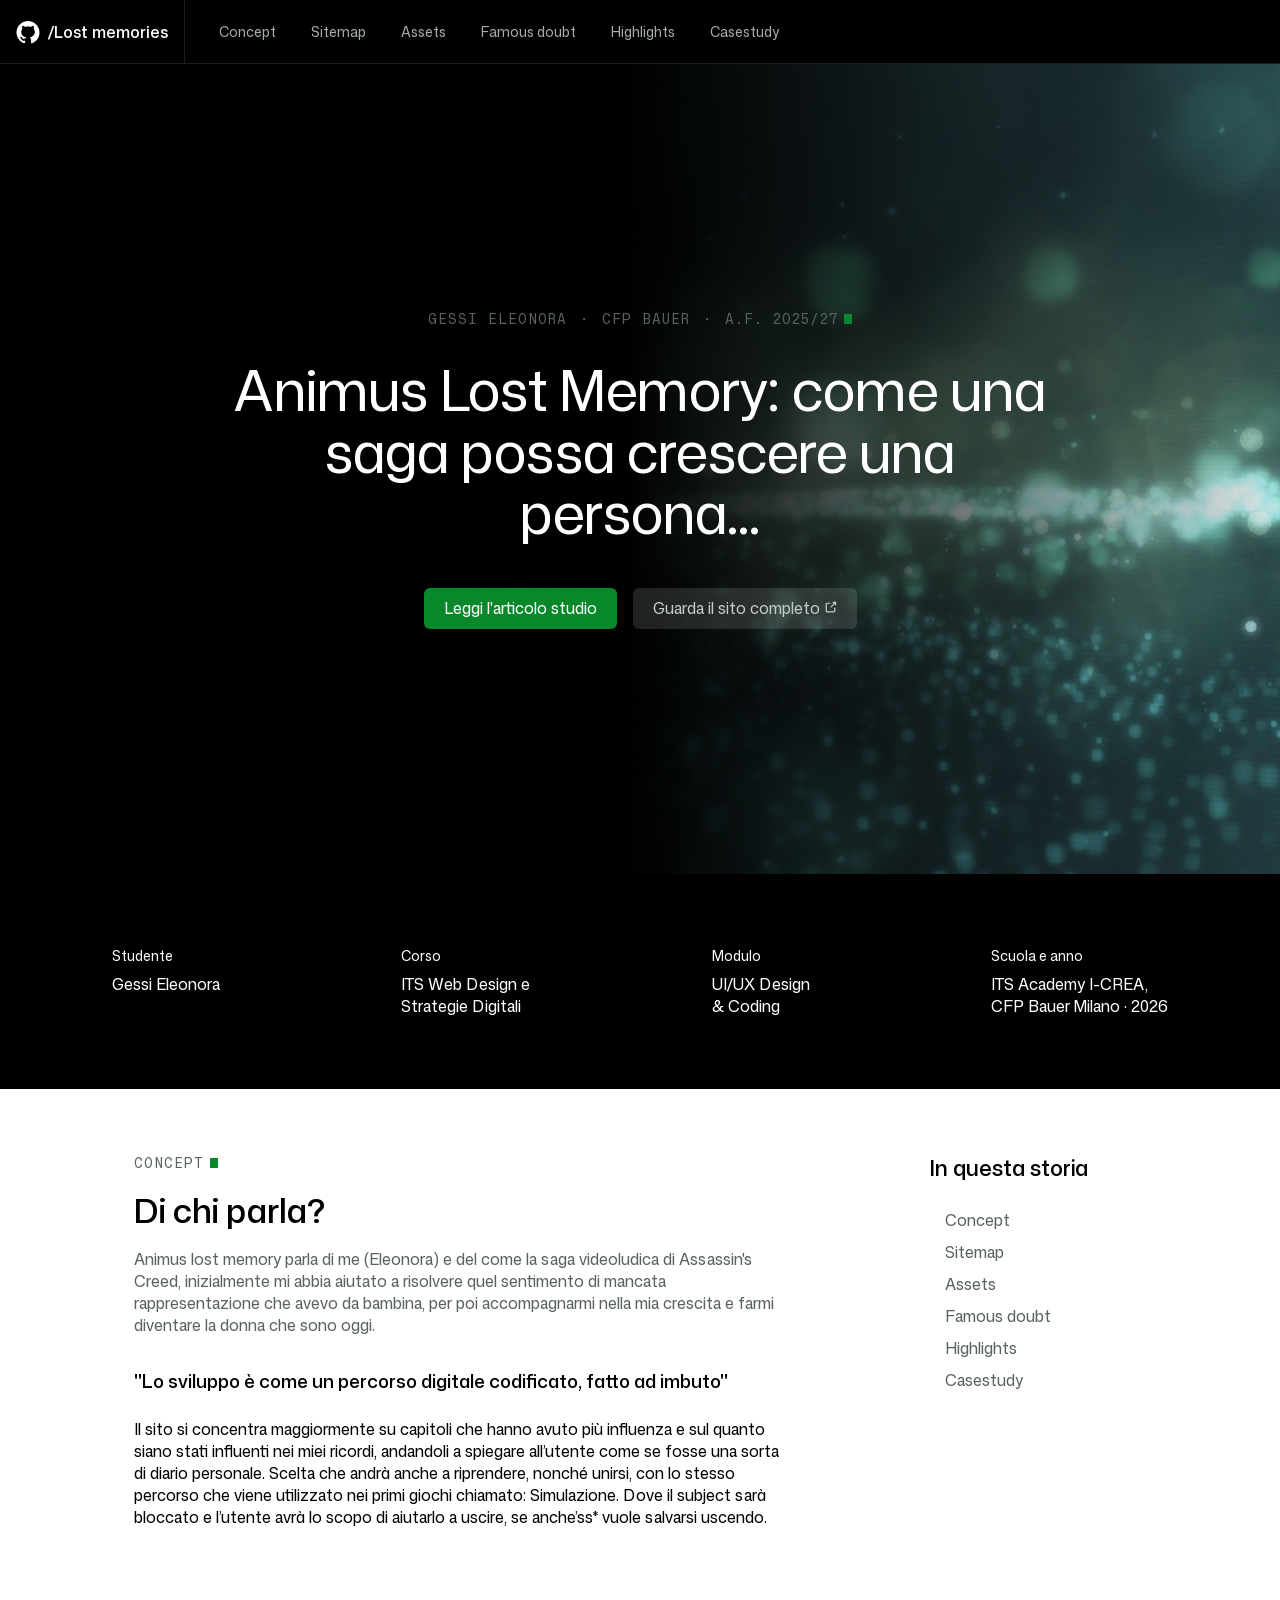
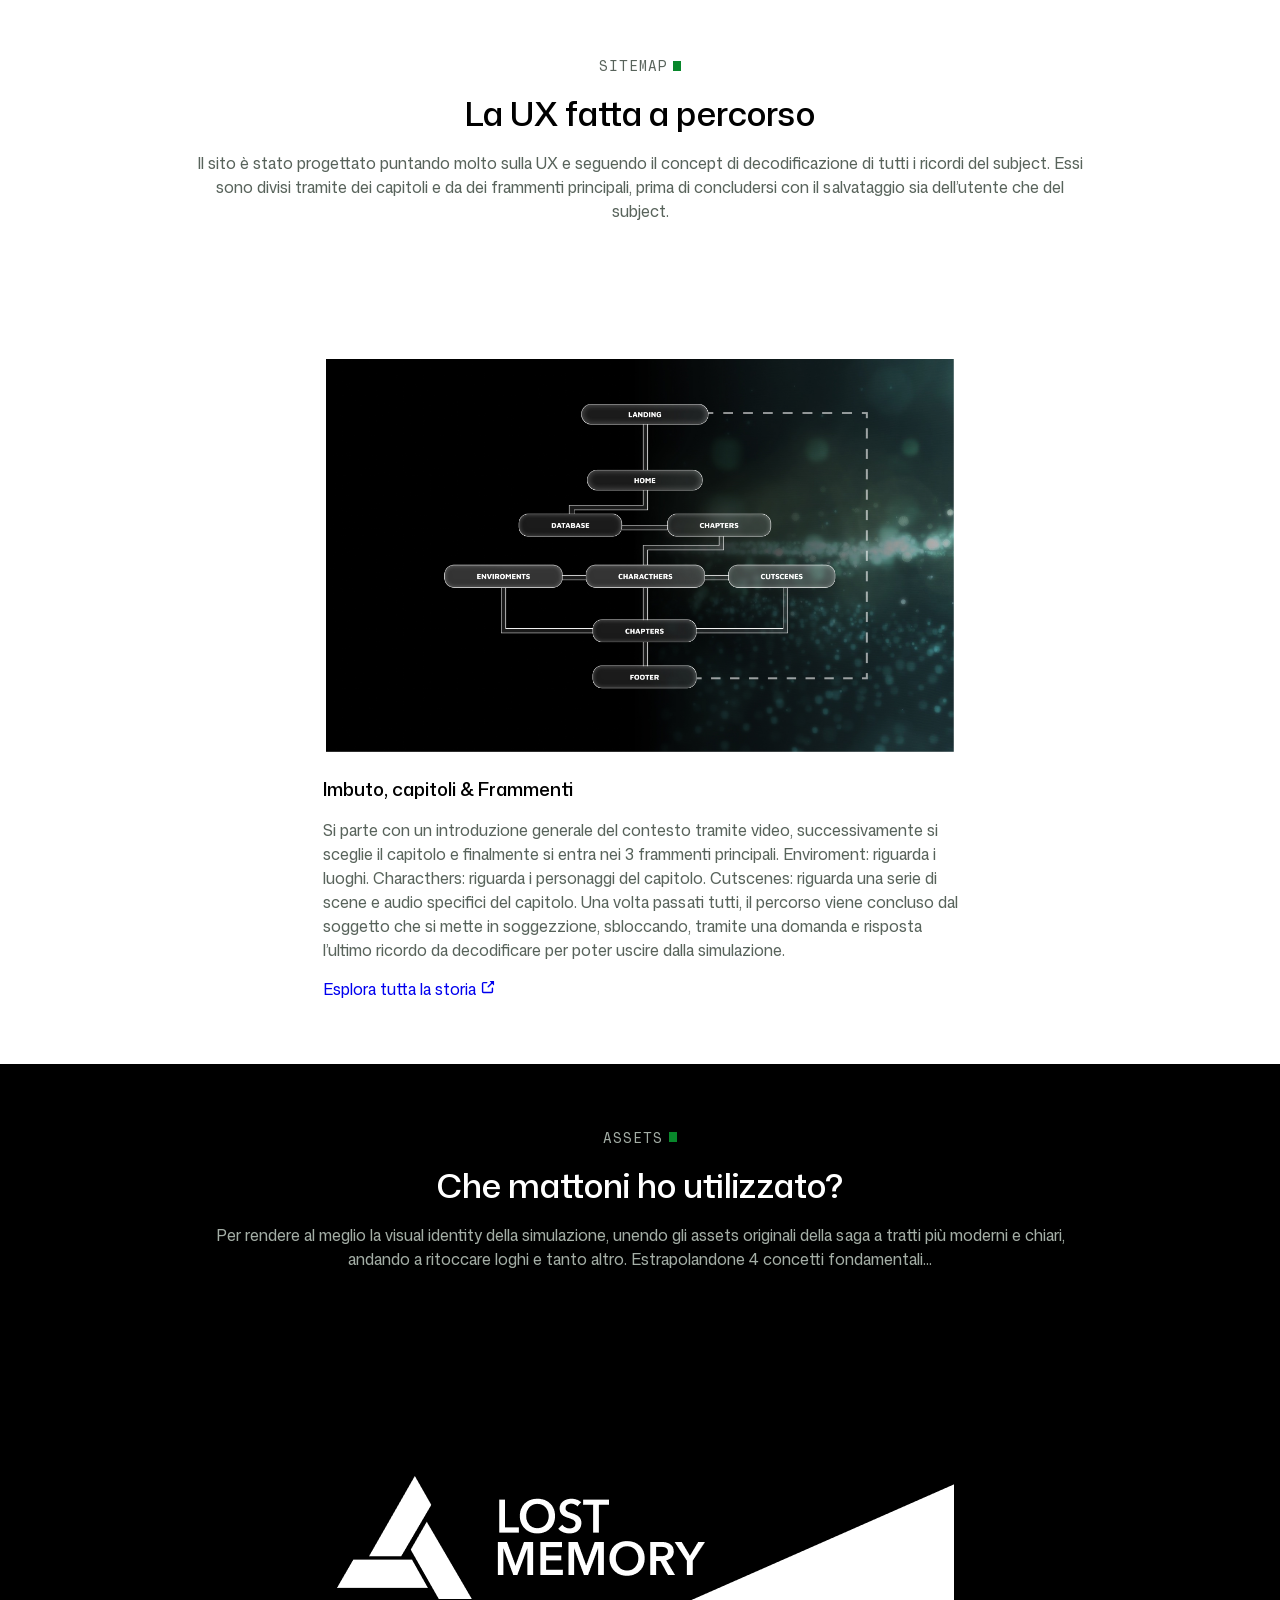
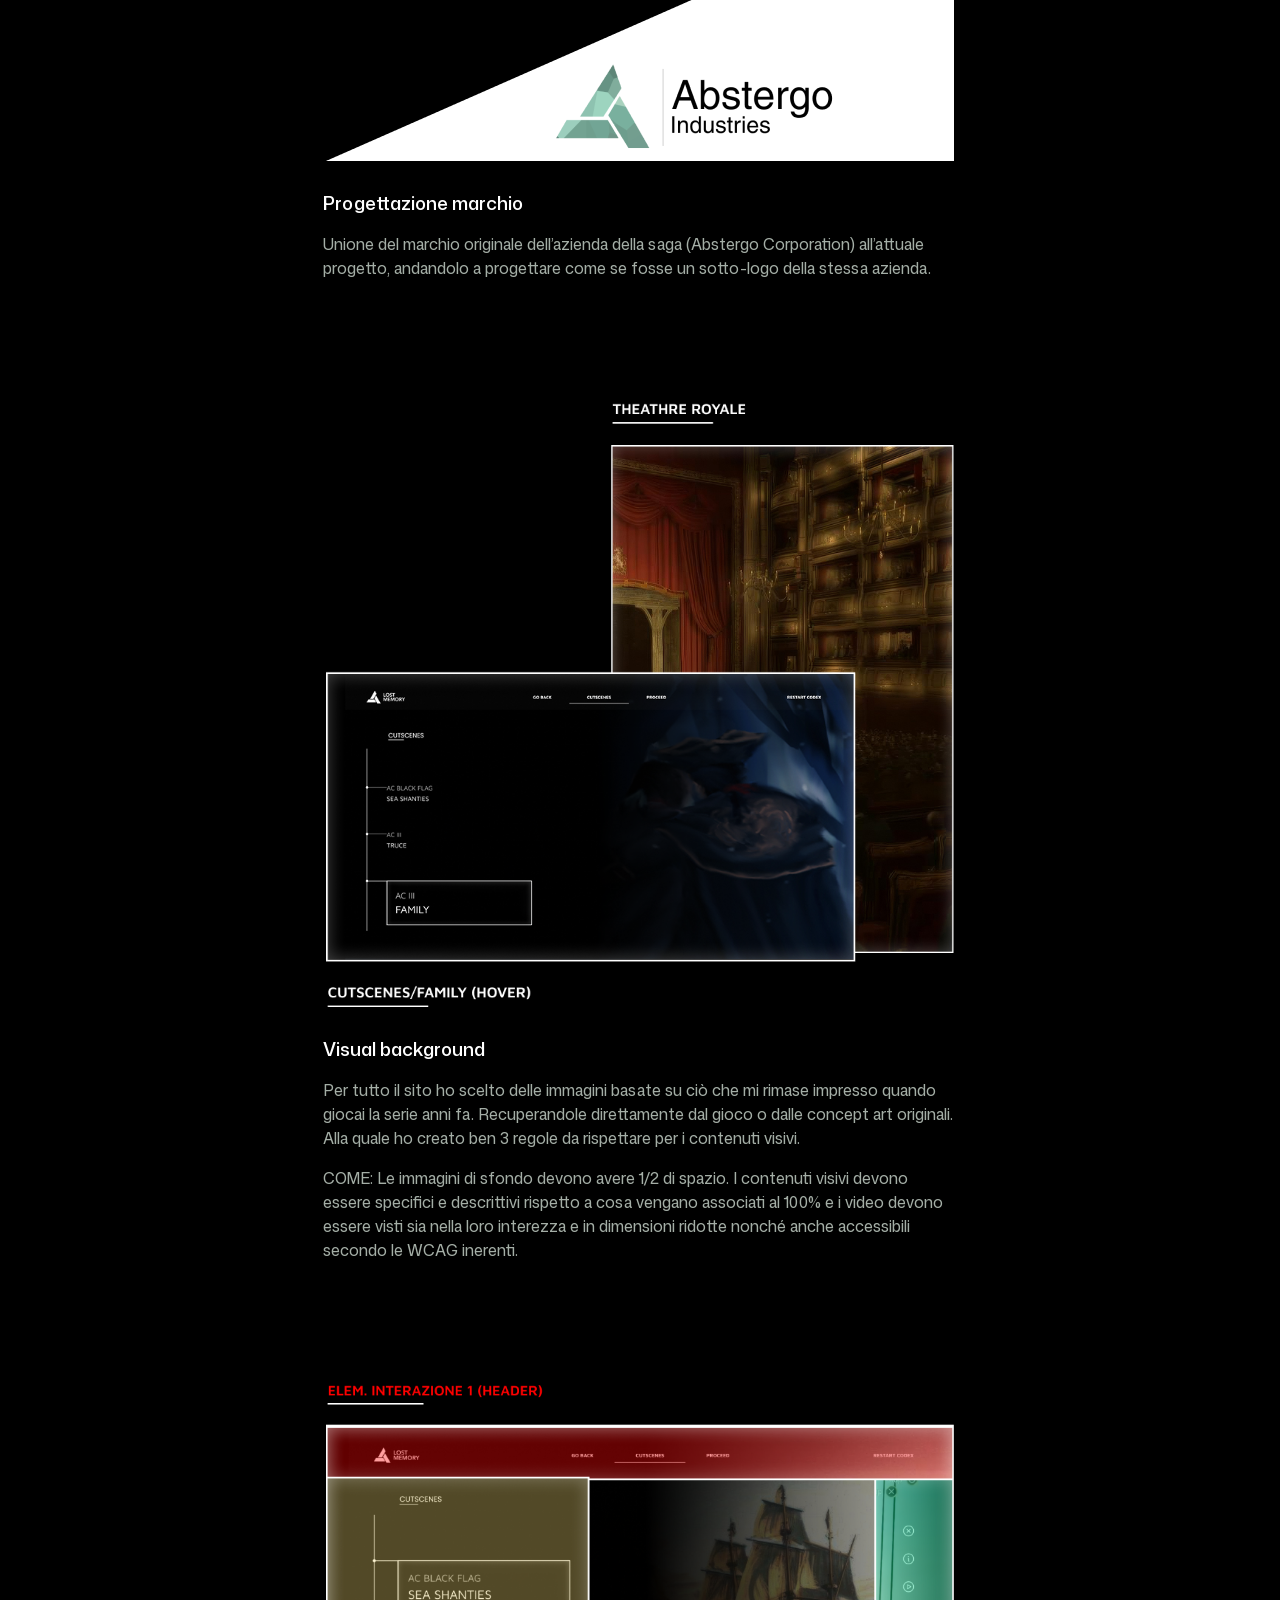
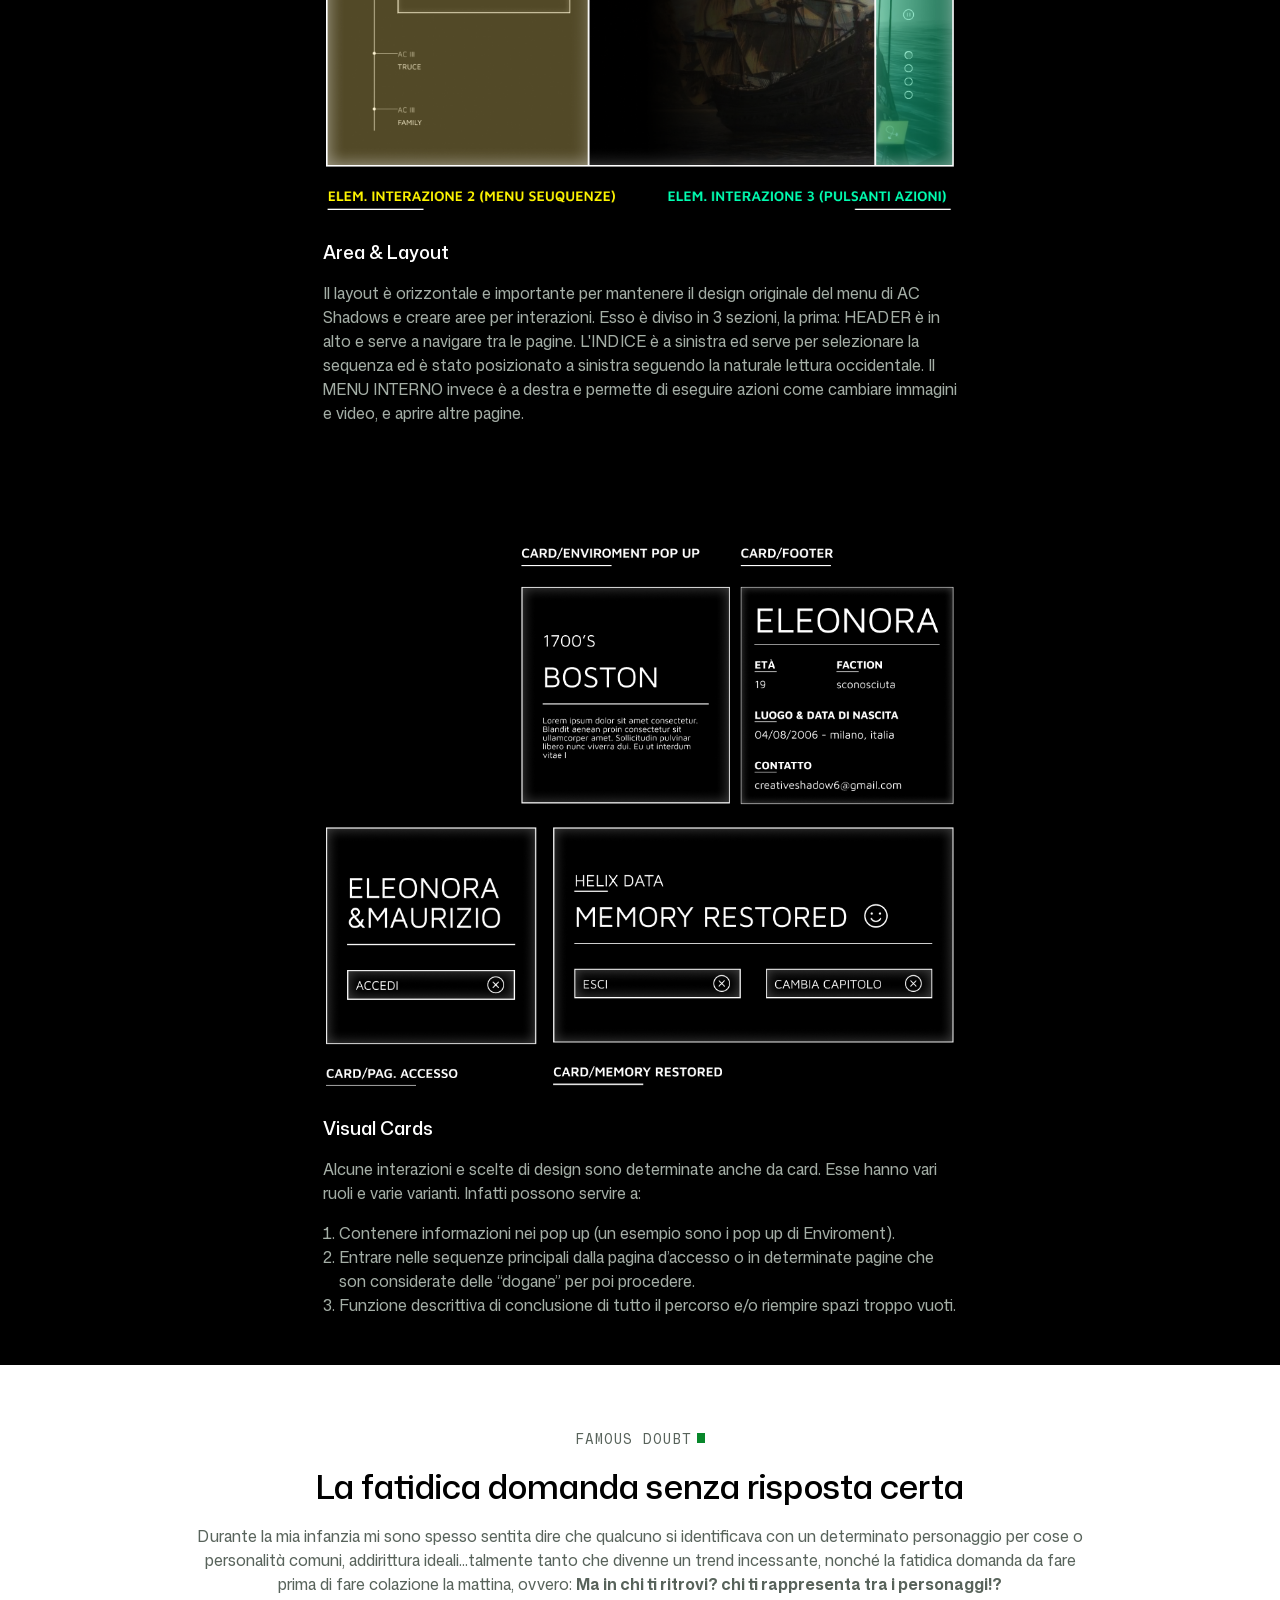
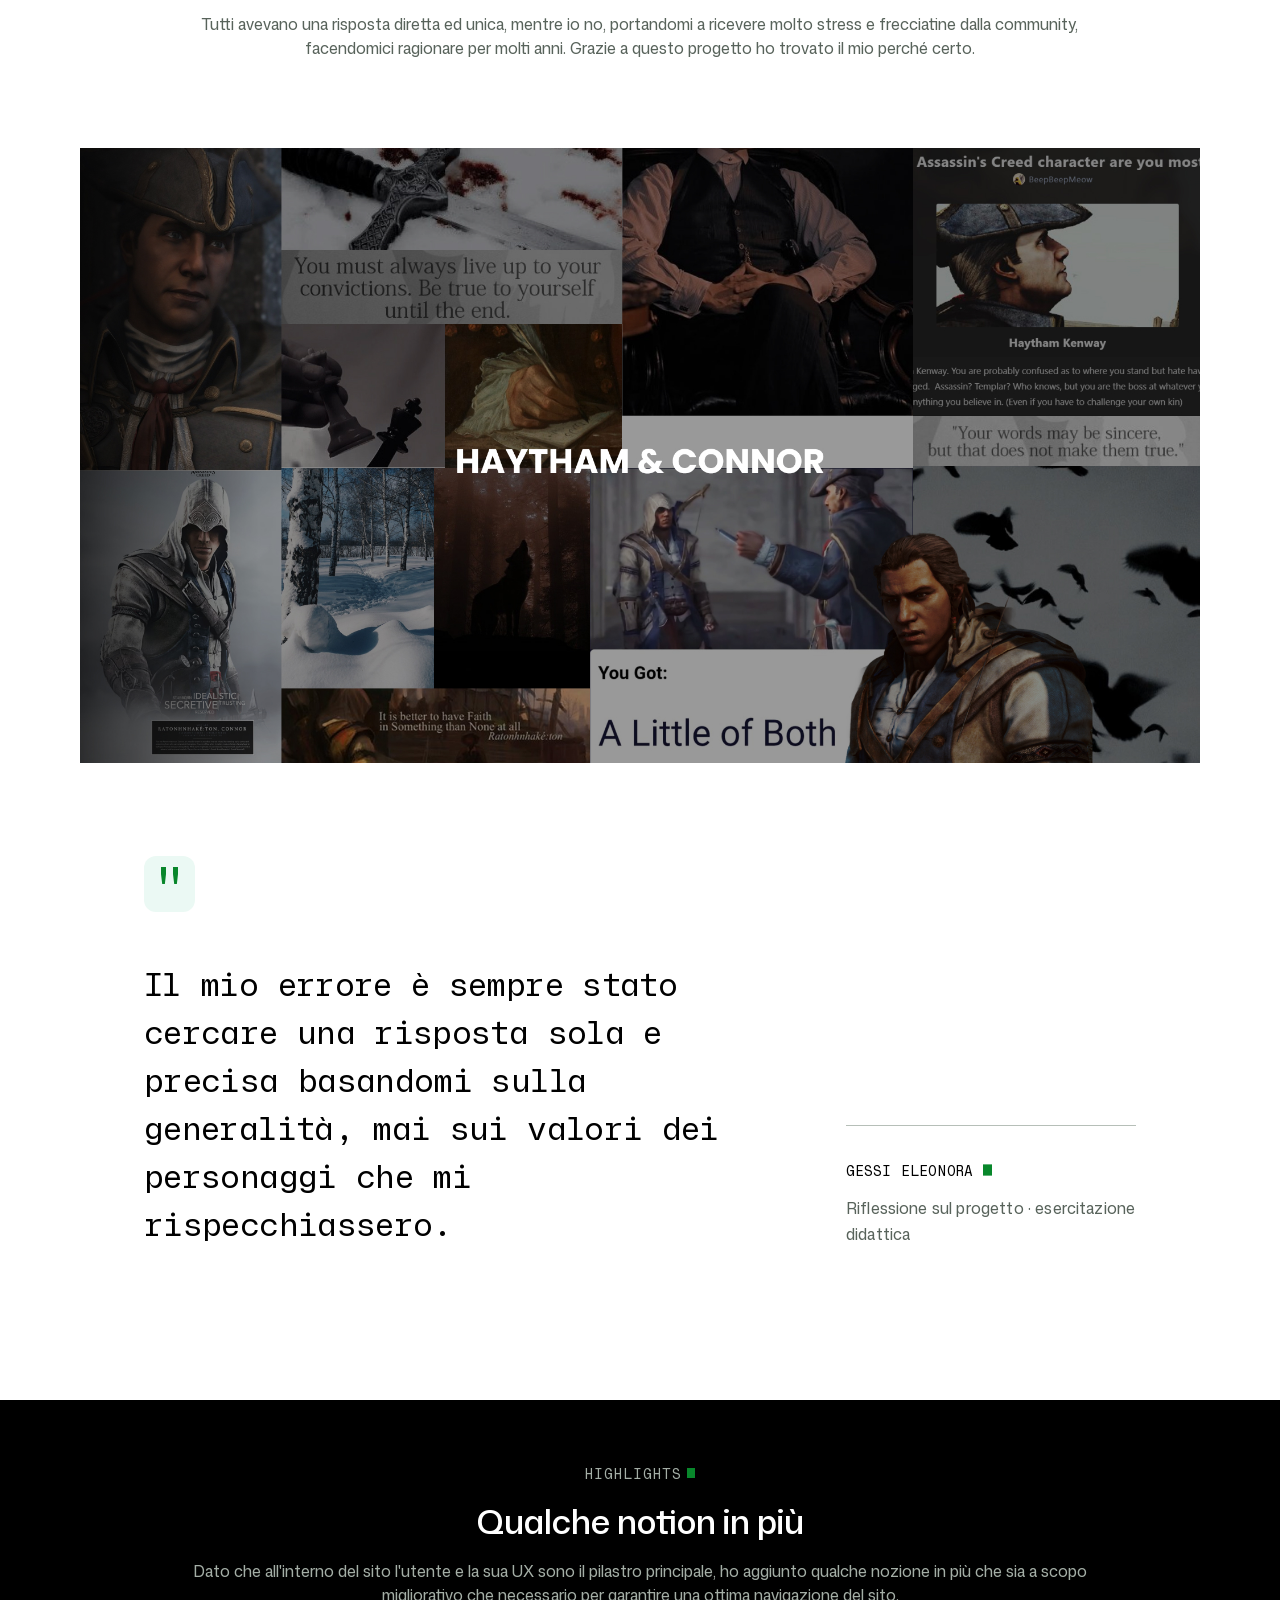
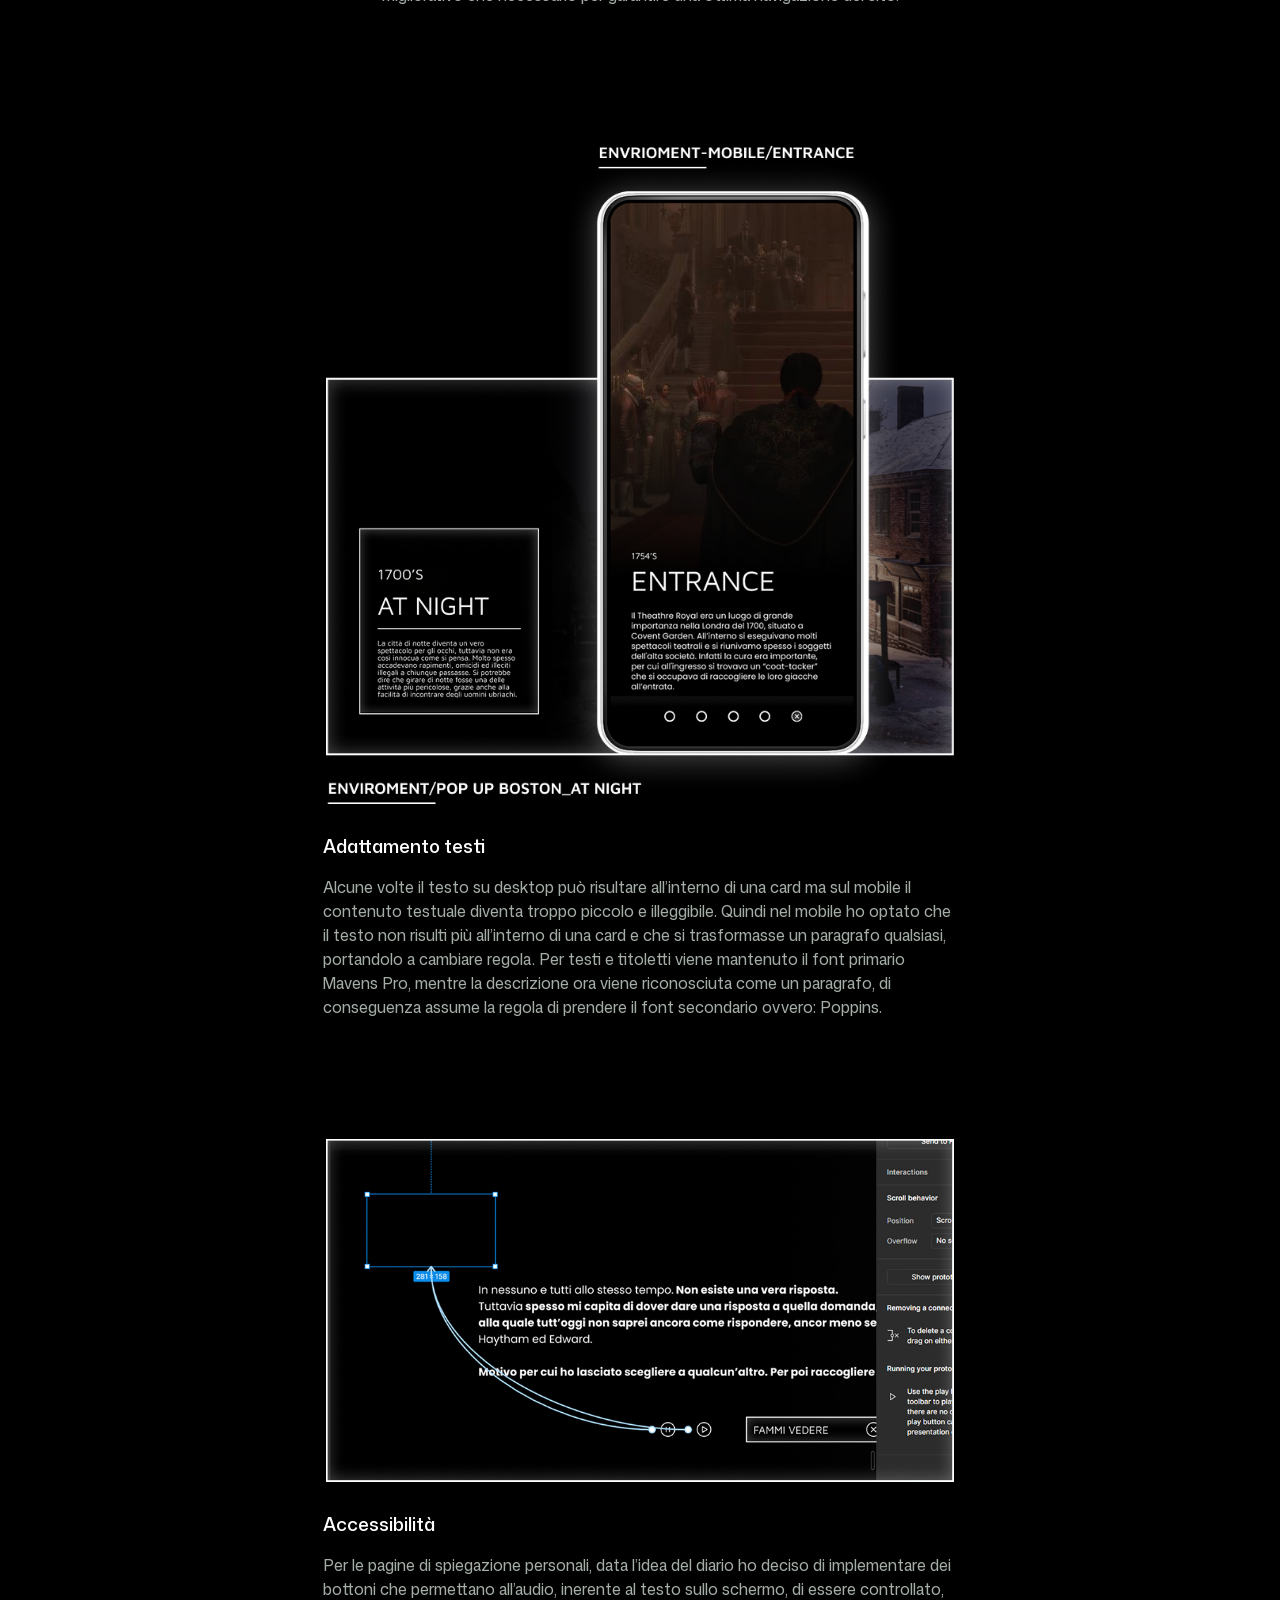
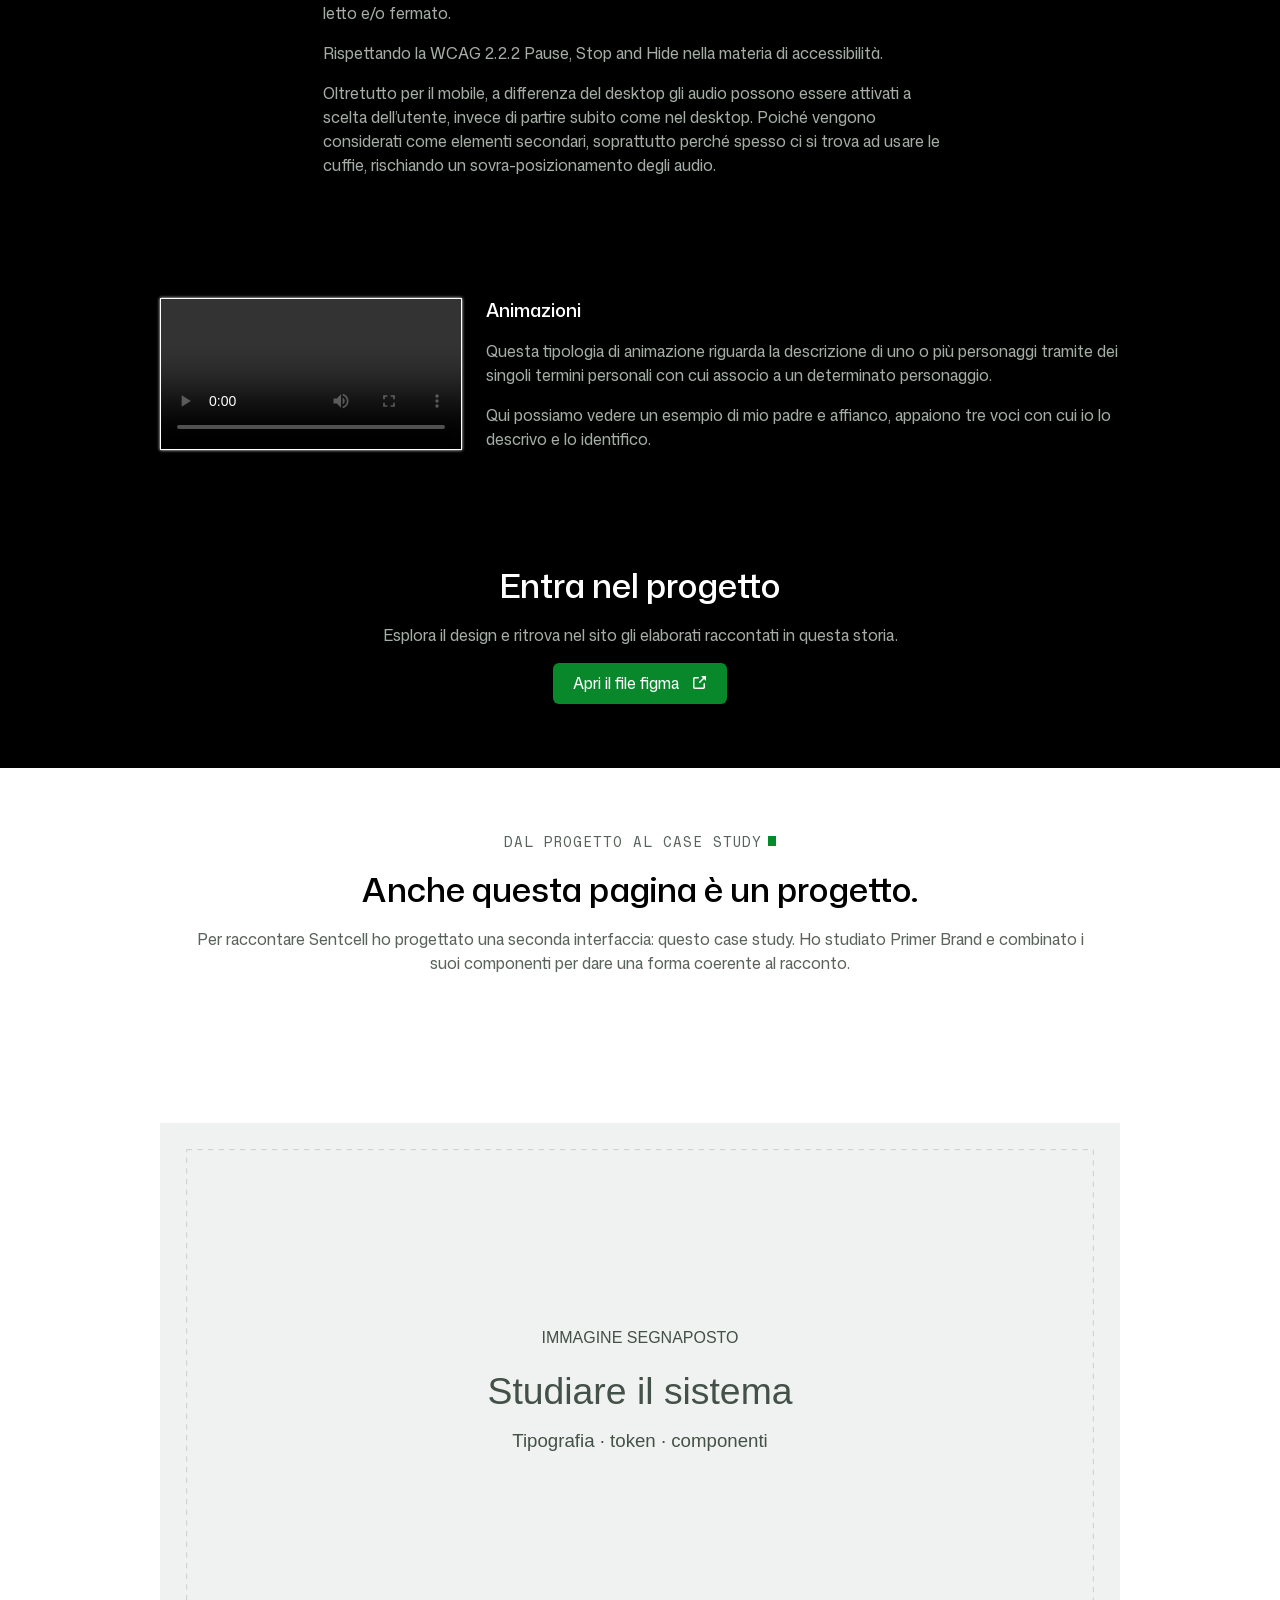
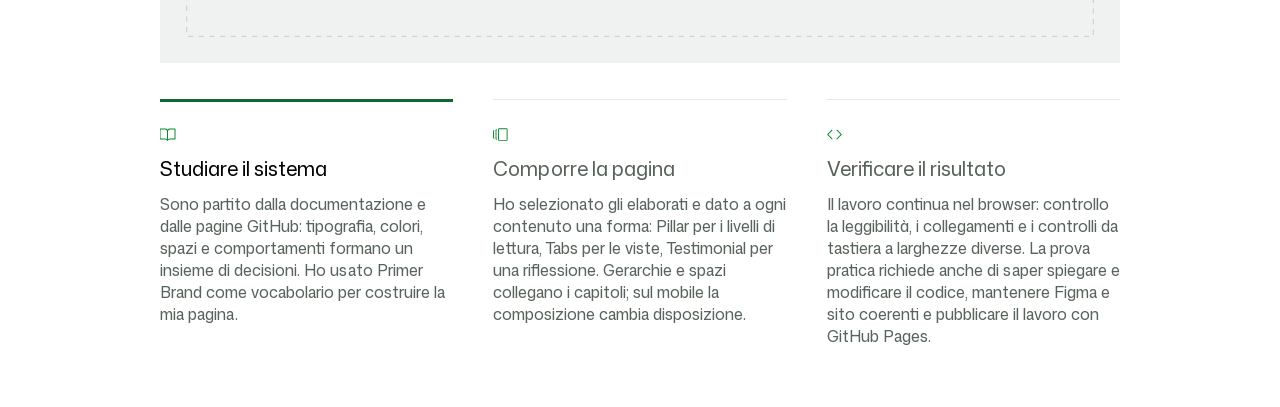
<file: index.html>
<!DOCTYPE html>
<html lang="it">

    <head>
        <meta charset="utf-8">
        <title>Animus lost memory: Prova pratica Eleonora</title>
        <meta name="viewport" content="width=device-width, initial-scale=1">
        <link rel="stylesheet" href="style.css">
        <script src="script.js" defer=""></script>
    </head>

    <body>
            <!-- CODICE DEL PROFESSORE: CAPITO E MODIFICATO-->   
            <a class="skip-link" href="#top">Vai al contenuto</a>
            <header class="navigation">
                <div class="navigation-content">
                <div class="navigation-brand">
                    <a class="navigation-logo" href="https://github.com/education" aria-label="GitHub Education">
                        <span class="navigation-back-arrow" aria-hidden="true">‹</span>
                    <img src="assets/images/github-mark.svg" width="24" height="24" alt="" />
                    </a>
                    <a class="navigation-title" href="#top">/Lost memories</a>
                </div>
                <div class="navigation-menu">
                    <button class="navigation-toggle" type="button" aria-label="Menu dei capitoli" popovertarget="navigation-panel">
                    <img class="navigation-icon navigation-icon-open" src="assets/images/menu.svg" width="16" height="16" alt="" aria-hidden="true" />
                    <img class="navigation-icon navigation-icon-close" src="assets/images/close.svg" width="16" height="16" alt="" aria-hidden="true" />
                    <span class="navigation-label">Menu dei capitoli</span>
                    </button>
                    <nav id="navigation-panel" class="navigation-panel" popover="auto" aria-label="Capitoli della storia">
                    <ul class="navigation-list">
                    <li><a href="#concept"><span>Concept</span></a></li>
                    <li><a href="#sitemap"><span>Sitemap</span></a></li>
                    <li><a href="#assets"><span>Assets</span></a></li>
                    <li><a href="#famousdoubt"><span>Famous doubt</span></a></li>
                    <li><a href="#highlights"><span>Highlights</span></a></li>
                    <li><a href="#casestudy"><span>Casestudy</span></a></li>
                    </ul>
                    </nav>
                </div>
                </div>
            </header>
            
            
            
            <main id="top" tabindex="-1">
                
                <section class="hero"> 
                    <div class="hero-content container hero-content-gap">
                        <p class="eyebrow-hero">GESSI ELEONORA ・ CFP BAUER ・ A.F. 2025/27
                            <svg width="8" height="10" viewBox="0 0 8 10" fill="none" xmlns="http://www.w3.org/2000/svg">
                            <rect class="eyebrow-cursor-ret" width="8" height="10" fill="#5FED83" />
                            </svg>
                        </p>
                        <h1 class="heading heading-size1">Animus Lost Memory: come una saga possa crescere una persona...</h1>
                        <span class="button-group">
                            <a href="#concept" class=" button button-primary" aria-label="concept">Leggi l'articolo studio</a>
                            
                            <a href="https://www.figma.com/proto/7xzh4GFRg77t1ZvZ5OiQMd/Gessi_Coding-case-study?node-id=10-2&t=3RjaaeAMFzCWXbgd-1&scaling=min-zoom&content-scaling=fixed&page-id=0%3A1" class="button button-secondary" target="_blank" arial-label="full-website">Guarda il sito completo
                                <svg class="btn-secondary-svg" width="13" height="13" viewBox="0 0 20 20" fill="none" xmlns="http://www.w3.org/2000/svg">
                                    <path fill-rule="evenodd" clip-rule="evenodd" d="M13.2545 1.25H18.4375C18.6101 1.25 18.75 1.38991 18.75 1.5625V6.74556C18.75 7.02396 18.4134 7.1634 18.2165 6.96652L16.2879 5.03791L11.6004 9.72541C11.2343 10.0915 10.6407 10.0915 10.2746 9.72541C9.90848 9.3593 9.90848 8.7657 10.2746 8.39959L14.9621 3.71209L13.0335 1.78347C12.8366 1.58661 12.976 1.25 13.2545 1.25ZM4.6875 2.5C3.47938 2.5 2.5 3.47938 2.5 4.6875V15.3125C2.5 16.5206 3.47938 17.5 4.6875 17.5H15.3125C16.5206 17.5 17.5 16.5206 17.5 15.3125V10.9375C17.5 10.4197 17.0803 10 16.5625 10C16.0447 10 15.625 10.4197 15.625 10.9375V15.3125C15.625 15.4851 15.4851 15.625 15.3125 15.625H4.6875C4.51491 15.625 4.375 15.4851 4.375 15.3125V4.6875C4.375 4.51491 4.51491 4.375 4.6875 4.375H9.0625C9.58026 4.375 10 3.95526 10 3.4375C10 2.91974 9.58026 2.5 9.0625 2.5H4.6875Z" fill="currentColor"/>
                                </svg>
                            </a>
                        </span>                
                    </div>
                    
                </section>

                <div class="author-course">
                    <div class="author-group">

                        <div class="author-card">
                            <p class="titoletto">Studente</p>
                            <p class="descrizione">Gessi Eleonora</p>
                        </div>
        
                        <div class="author-card">
                            <p class="titoletto">Corso</p>
                            <p class="descrizione">ITS Web Design e<br>Strategie Digitali</p>
                        </div>
        
                        <div class="author-card">
                            <p class="titoletto">Modulo</p>
                            <p class="descrizione">UI/UX Design<br>& Coding</p>
                        </div>
        
                        <div class="author-card">
                            <p class="titoletto">Scuola e anno</p>
                            <p class="descrizione">ITS Academy I-CREA,<br>CFP Bauer Milano · 2026</p>
                        </div>

                    </div>

                </div>

                <section id="concept" class="concept-section">
                    
                    <div class="concept-grid">
                        
                        <div class="concept-context">
        
                            <div class="intro-concept container">
                                <p class="eyebrow-concept">CONCEPT
                                    <svg width="8" height="10" viewBox="0 0 8 10" fill="none" xmlns="http://www.w3.org/2000/svg">
                                    <rect class="eyebrow-cursor-ret" width="8" height="10" fill="#5FED83" />
                                    </svg>
                                </p>
                                <h2 class="heading-medium headingsize2">Di chi parla?</h2>
                                <p class="muted-pharagraph">Animus lost memory parla di me (Eleonora) e del come la saga videoludica di Assassin's Creed, inizialmente mi abbia aiutato a risolvere quel sentimento di mancata rappresentazione che avevo da bambina, per poi accompagnarmi nella mia crescita e farmi diventare la donna che sono oggi.</p>
                            </div>
            
                            <div class="develope-concept">
                                    <h3 class="heading-medium headingsize4">"Lo sviluppo è come un percorso digitale codificato, fatto ad imbuto"</h3>
                                    <p>Il sito si concentra maggiormente su capitoli che hanno avuto più influenza e sul quanto siano stati influenti nei miei ricordi, andandoli a spiegare all’utente come se fosse una sorta di diario personale. Scelta che andrà anche a riprendere, nonché unirsi, con lo stesso percorso che viene utilizzato nei primi giochi chiamato: Simulazione. Dove il subject sarà bloccato e l’utente avrà lo scopo di aiutarlo a uscire, se anche’ss* vuole salvarsi uscendo.</p>
                            </div>
        
                        </div>
                        
        
                        <aside class="side-section-menu">
                            <h4 class=" heading-medium headingsize4 title-side-menu">In questa storia</h4>
                                <nav class="menu-section">
                                    <!-- Destinazioni aside-->
                                    <a class="link-menu" href="#concept">Concept</a>
                                    <a class="link-menu" href="#sitemap">Sitemap</a>
                                    <a class="link-menu" href="#assets">Assets</a>
                                    <a class="link-menu" href="#famousdoubt">Famous doubt</a>
                                    <a class="link-menu" href="#highlights">Highlights</a>
                                    <a class="link-menu" href="#casestudy">Casestudy</a>
                                </nav>
                        </aside>
                    </div>
                    
                </section>

                <section id="sitemap" class="sections">
                    
                    <div class="intro container">
                        <p class="eyebrow-section">SITEMAP
                            <svg width="8" height="10" viewBox="0 0 8 10" fill="none" xmlns="http://www.w3.org/2000/svg">
                            <rect class="eyebrow-cursor-ret" width="8" height="10" fill="#5FED83" />
                            </svg>
                        </p>
                        <h2 class="heading-medium headingsize2">La UX fatta a percorso</h2>
                        <p class="section-pharagraphs">Il sito  è stato progettato puntando molto sulla UX e seguendo il concept di decodificazione di tutti i ricordi del subject. Essi sono divisi tramite dei capitoli e da dei frammenti principali, prima di concludersi con il salvataggio sia dell’utente che del subject.</p>
                    </div>
                    <div class="river">
                        <div class="river-image sitemap">
                            <img class="sitemap-desktop" src="assets/images/sitemap x desktop.jpg" alt="sitemap-desktop">
                            
                            <img class="sitemap-mobile" src="assets/images/sitemap x mobile.jpg" alt="sitemap-mobile">

                        </div>
                        <div class="river-content">
                                <h3 class="heading-medium headingsize3">Imbuto, capitoli & Frammenti</h3>
                                <p class="card-pharagraphs">Si parte con un introduzione generale del contesto tramite video, successivamente si sceglie il capitolo e finalmente si entra nei 3 frammenti principali. Enviroment: riguarda i luoghi. Characthers: riguarda i personaggi del capitolo. Cutscenes: riguarda una serie di scene e audio specifici del capitolo. Una volta passati tutti, il percorso viene concluso dal soggetto che si mette in soggezzione, sbloccando, tramite una domanda e risposta l’ultimo ricordo da decodificare per poter uscire dalla simulazione.</p>
                                <a href="https://www.figma.com/board/1IadqOb7511GnM0J8PKqsv/ANIMUS--LOST-MEMORY-SITEMAP?node-id=0-1&t=dJyKMogyYTnz74U3-1" target="_blank">Esplora tutta la storia
                                    <svg width="15" height="15" viewBox="0 0 20 20" fill="none" xmlns="http://www.w3.org/2000/svg">
                                        <path fill-rule="evenodd" clip-rule="evenodd" d="M13.2545 1.25H18.4375C18.6101 1.25 18.75 1.38991 18.75 1.5625V6.74556C18.75 7.02396 18.4134 7.1634 18.2165 6.96652L16.2879 5.03791L11.6004 9.72541C11.2343 10.0915 10.6407 10.0915 10.2746 9.72541C9.90848 9.3593 9.90848 8.7657 10.2746 8.39959L14.9621 3.71209L13.0335 1.78347C12.8366 1.58661 12.976 1.25 13.2545 1.25ZM4.6875 2.5C3.47938 2.5 2.5 3.47938 2.5 4.6875V15.3125C2.5 16.5206 3.47938 17.5 4.6875 17.5H15.3125C16.5206 17.5 17.5 16.5206 17.5 15.3125V10.9375C17.5 10.4197 17.0803 10 16.5625 10C16.0447 10 15.625 10.4197 15.625 10.9375V15.3125C15.625 15.4851 15.4851 15.625 15.3125 15.625H4.6875C4.51491 15.625 4.375 15.4851 4.375 15.3125V4.6875C4.375 4.51491 4.51491 4.375 4.6875 4.375H9.0625C9.58026 4.375 10 3.95526 10 3.4375C10 2.91974 9.58026 2.5 9.0625 2.5H4.6875Z" fill="currentColor"
                                        />
                                    </svg>
                                </a>
                            <span class="button-icon">

                            </div>
                        </div>

                    </div>

                </section>

                <section id="assets" class="sections inverted">
                    
                    <div class="intro container">
                        <p class="eyebrow-section-inverted">ASSETS
                            <svg width="8" height="10" viewBox="0 0 8 10" fill="none" xmlns="http://www.w3.org/2000/svg">
                            <rect class="eyebrow-cursor-ret" width="8" height="10" fill="#5FED83" />
                            </svg>
                        </p>
                        <h2 class="heading-medium headingsize2">Che mattoni ho utilizzato?</h2>
                        <p class="section-pharagraphs-inverted">Per rendere al meglio la visual identity della simulazione, unendo gli assets originali della saga a tratti più moderni e chiari, andando a ritoccare loghi e tanto altro. Estrapolandone 4 concetti fondamentali...</p>
                    </div>
                    <div class="river-inverted first-river">
                        <div class="river-content">
                                <h3 class="heading-medium headingsize3">Progettazione marchio</h3>
                                <p class="card-pharagraphs-inverted" >Unione del marchio originale dell’azienda della saga (Abstergo Corporation) all’attuale progetto, andandolo a progettare come se fosse un sotto-logo della stessa azienda.</p>
                        </div>

                        <div class="river-image order-image image-container">
                            <img src="assets/images/ANIMUS_ LOST MEMORY_LOGO (2).png" alt="progettazione-logo-comparison">
                        </div>

                    </div>

                    <div class="river-inverted"> <!-- Fare le classi per order così posso sistemarlo già in mobile e semplificarmi le media query da dover eventualmente toccare -->
                        <div class="river-image image-container">
                            <img src="assets/images/visual bg.png" alt="visual-background">
                        </div>

                        <div class="river-content">
                                <h3 class="heading-medium headingsize3">Visual background</h3>
                                <p class="card-pharagraphs-inverted">Per tutto il sito ho scelto delle immagini basate su ciò che mi rimase impresso quando giocai la serie anni fa. Recuperandole direttamente dal gioco o dalle concept art originali. Alla quale ho creato ben 3 regole da rispettare per i contenuti visivi.</p>
                                <p class="card-pharagraphs-inverted">COME: Le immagini di sfondo devono avere 1/2 di spazio. I contenuti visivi devono essere specifici e descrittivi rispetto a cosa vengano associati al 100% e i video devono essere visti sia nella loro interezza e in dimensioni ridotte nonché anche accessibili secondo le WCAG inerenti.</p>
                        </div>
                    </div>

                    <div class="river-inverted third-river">

                        <div class="river-content">
                                <h3 class="heading-medium headingsize3">Area & Layout</h3>
                                <p class="card-pharagraphs-inverted">Il layout è orizzontale e importante per mantenere il design originale del menu di AC Shadows e creare aree per interazioni. Esso è diviso in 3 sezioni, la prima: HEADER è in alto e serve a navigare tra le pagine. L'INDICE è a sinistra ed serve per selezionare la sequenza ed è stato posizionato a sinistra seguendo la naturale lettura occidentale. Il MENU INTERNO invece è a destra e permette di eseguire azioni come cambiare immagini e video, e aprire altre pagine.</p>
                        </div>



                        <div class="river-image order-image image-container">
                            <img src="assets/images/layout e area.png" alt="layout-&-aree">
                        </div>
                    </div>

                    <div class="river-inverted">
                        <div class="river-image image-container">
                            <img src="assets/images/visual card.png" alt="visual-cards">
                        </div>

                        <div class="river-content">
                                <h3 class="heading-medium headingsize3">Visual Cards</h3>
                                <p class="card-pharagraphs-inverted">Alcune interazioni e scelte di design sono determinate anche da card. Esse hanno vari ruoli e varie varianti. Infatti possono servire a:</p>
                                <ol type="1" class="card-pharagraphs-inverted">
                                    <li>
                                        <p>Contenere informazioni nei pop up (un esempio sono i pop up di Enviroment).</p>
                                    </li>
                                    <li>
                                        <p>Entrare nelle sequenze principali dalla pagina d’accesso o in determinate pagine che son considerate delle “dogane” per poi procedere.</p>
                                    </li>
                                    <li>
                                        <p>Funzione descrittiva di conclusione di tutto il percorso e/o riempire spazi troppo vuoti.</p>
                                    </li>
                                </ol>

                        </div>
                    </div>


                    

                </section>

                <section id="famousdoubt" class="sections">
                    
                    <div class="intro container">
                        <p class="eyebrow-section">FAMOUS DOUBT
                            <svg width="8" height="10" viewBox="0 0 8 10" fill="none" xmlns="http://www.w3.org/2000/svg">
                            <rect class="eyebrow-cursor-ret" width="8" height="10" fill="#5FED83" />
                            </svg>
                        </p>
                        <h2 class="heading-medium headingsize2">La fatidica domanda senza risposta certa</h2>
                        <p class="section-pharagraphs">Durante la mia infanzia mi sono spesso sentita dire che qualcuno si identificava con un determinato personaggio per cose o personalità comuni, addirittura ideali...talmente tanto che divenne un trend incessante, nonché la fatidica domanda da fare prima di fare colazione la mattina, ovvero: <strong>Ma in chi ti ritrovi? chi ti rappresenta tra i personaggi!?</strong></p>
                        <p class="section-pharagraphs">Tutti avevano una risposta diretta ed unica, mentre io no, portandomi a ricevere molto stress e frecciatine dalla community, facendomici ragionare per molti anni. Grazie a questo progetto ho trovato il mio perché certo.</p>
                        
                    </div>

                    <div class="image-container">
                        <img src="assets/images/moodboard.jpg" alt="moodboard-famous-doubt">
                    </div>

                <div class="quote-group">
                    <div class="quote-author">
                        
                        <div class="quote-wrapper"> <!-- QUOTE WRAPPER -->
                            <div class="mark-box"> <!-- QUOTE MARK BOX -->
                                <p class="mark heading">"</p>
                            </div> 

                            <blockquote class="quote heading"> <!-- CITAZIONE -->
                                <p>Il mio errore è sempre stato cercare una risposta sola e precisa basandomi sulla generalità, mai sui valori dei personaggi che mi rispecchiassero.</p>
                            </blockquote>
                        </div>

                        
                            <figure class="figcaption-wrapper"><!-- TAG SEMANTICO CONTENITORE -->
                                <figcaption class="figcaption-spacing"> <!-- TAG SEMANTICO BOX-INTERNO -->
                                    <p class="eyebrow-figcaption heading">GESSI ELEONORA
                                            <svg width="9" height="40" viewBox="0 0 8 10" fill="none" xmlns="http://www.w3.org/2000/svg">
                                                <rect class="eyebrow-cursor-ret" width="8" height="10" fill="#5FED83" />
                                            </svg>
                                        </p>

                                    <p class="quote-pharagraphs">Riflessione sul progetto · esercitazione didattica</p>
                                </figcaption>
                            </figure>

                        </div>
                </div> 
                


                </section>

                <section id="highlights" class="sections inverted">

                    <div class="intro container">
                        <p class="eyebrow-section-inverted">HIGHLIGHTS
                            <svg width="8" height="10" viewBox="0 0 8 10" fill="none" xmlns="http://www.w3.org/2000/svg">
                            <rect class="eyebrow-cursor-ret" width="8" height="10" fill="#5FED83" />
                            </svg>
                        </p>
                        <h2 class="heading-medium headingsize2">Qualche notion in più</h2>
                        <p class="section-pharagraphs-inverted">Dato che all'interno del sito l'utente e la sua UX sono il pilastro principale, ho aggiunto qualche nozione in più che sia a scopo migliorativo che necessario per garantire una ottima navigazione del sito.</p>
                    </div>
                    <div class="river-inverted ">
                        <div class="river-content order-image-inverted">
                                <h3 class="heading-medium headingsize3">Adattamento testi</h3>
                                <p class="card-pharagraphs-inverted">Alcune volte il testo su desktop può risultare all’interno di una card ma sul mobile il contenuto testuale diventa troppo piccolo e illeggibile. Quindi nel mobile ho optato che il testo non risulti più all’interno di una card e che si trasformasse un paragrafo qualsiasi, portandolo a cambiare regola. Per testi e titoletti viene mantenuto il font primario Mavens Pro, mentre la descrizione ora viene riconosciuta come un paragrafo, di conseguenza assume la regola di prendere il font secondario ovvero: Poppins.</p>
                        </div>

                        <div class="river-image image-container">
                            <img src="assets/images/adattamento testi.png" alt="adattamento-testi">
                        </div>

                    </div>

                    <div class="river-inverted">
                        <div class="river-image image-container">
                            <img src="assets/images/accessibilità.jpg" alt="accessibilità-nel-sito">
                        </div>

                        <div class="river-content">
                                <h3 class="heading-medium headingsize3">Accessibilità</h3>
                                <p class="card-pharagraphs-inverted">Per le pagine di spiegazione personali, data l’idea del diario ho deciso di implementare dei bottoni che permettano all’audio, inerente al testo sullo schermo, di essere controllato, letto e/o fermato.</p>
                                <p class="card-pharagraphs-inverted">Rispettando la WCAG 2.2.2 Pause, Stop and Hide nella materia di accessibilità.</p>
                                <p class="card-pharagraphs-inverted">Oltretutto per il mobile, a differenza del desktop gli audio possono essere attivati a scelta dell’utente, invece di partire subito come nel desktop. Poiché vengono considerati come elementi secondari, soprattutto perché spesso ci si trova ad usare le cuffie, rischiando un sovra-posizionamento degli audio.</p>
                        </div>
                    </div>

                    <div class="river-inverted">

                        <div class="river-content">
                                <h3 class="heading-medium headingsize3">Animazioni</h3>
                                <p class="card-pharagraphs-inverted">Questa tipologia di animazione riguarda la descrizione di uno o più personaggi tramite dei singoli termini personali con cui associo a un determinato personaggio.</p>
                                <p class="card-pharagraphs-inverted">Qui possiamo vedere un esempio di mio padre e affianco, appaiono tre voci con cui io lo descrivo e lo identifico.</p>
                        </div>


                        <!-- Mettere video -->
                        <div class="river-image order-image image-container">

                            <video class="river-video" controls>
                                <source src="assets/images/ANIMAZIONE VOCI CHE ESCONO.mp4" type="video/mp4" alt="highlight:-animations">                            </video>
                            </video>
                        </div>
                    </div>


                </section>

                <section id="apprendimenti" class="sections inverted">
                    <div class="intro container">
                        <p class="eyebrow-section display">APPRENDIMENTI
                            <svg width="8" height="10" viewBox="0 0 8 10" fill="none" xmlns="http://www.w3.org/2000/svg">
                                <rect class="eyebrow-cursor-ret" width="8" height="10" fill="#5FED83" />
                            </svg>
                        </p>

                        <h2 class="heading-medium headingsize2">Entra nel progetto</h2>
                        <p class="section-pharagraphs-inverted">Esplora il design e ritrova nel sito gli elaborati raccontati in questa storia.</p>
                        <span> <!-- MACRO CONTENITORE BOTTONE -->
                            <a href="https://www.figma.com/proto/7xzh4GFRg77t1ZvZ5OiQMd/Gessi_Coding-case-study?node-id=10-2&t=3RjaaeAMFzCWXbgd-1&scaling=min-zoom&content-scaling=fixed&page-id=0%3A1" class=" button button-primary button-target-blank" target="_blank" aria-label="file-figma">Apri il file figma
                                <svg xmlns="http://www.w3.org/2000/svg" width="16" height="16" viewBox="0 0 16 16" fill="none">
                                    <path d="M7.24988 2C7.66409 2 7.99988 2.33579 7.99988 2.75C7.99988 3.16421 7.66409 3.5 7.24988 3.5H3.74988C3.61186 3.50006 3.49988 3.61197 3.49988 3.75V12.25C3.49988 12.3881 3.61186 12.4999 3.74988 12.5H12.2499C12.388 12.5 12.4999 12.3881 12.4999 12.25V8.75C12.4999 8.33583 12.8357 8.00006 13.2499 8C13.6641 8 13.9999 8.33579 13.9999 8.75V12.25C13.9999 13.2165 13.2164 14 12.2499 14H3.74988C2.78343 13.9999 1.99988 13.2165 1.99988 12.25V3.75C1.99988 2.78354 2.78343 2.00006 3.74988 2H7.24988ZM14.7499 1C14.888 1 14.9999 1.11193 14.9999 1.25V5.39648C14.9999 5.61918 14.7306 5.73073 14.5731 5.57324L13.0302 4.03027L9.28015 7.78027C8.98726 8.07311 8.51248 8.07314 8.2196 7.78027C7.92679 7.4874 7.92679 7.0126 8.2196 6.71973L11.9696 2.96973L10.4266 1.42676C10.2693 1.2693 10.3808 1.00016 10.6034 1H14.7499Z" fill="white"/>
                                </svg>
                            </a>
                        </span>                

                    </div>

                </section>

                <section id="casestudy" class="sections">

                <div class="intro container">
                        <p class="eyebrow-section">DAL PROGETTO AL CASE STUDY
                            <svg width="8" height="10" viewBox="0 0 8 10" fill="none" xmlns="http://www.w3.org/2000/svg">
                            <rect class="eyebrow-cursor-ret" width="8" height="10" fill="#5FED83" />
                            </svg>
                        </p>
                        <h2 class="heading-medium headingsize2">Anche questa pagina è un progetto.</h2>
                        <p class="section-pharagraphs">Per raccontare Sentcell ho progettato una seconda interfaccia: questo case study. Ho studiato Primer Brand e combinato i suoi componenti per dare una forma coerente al racconto.</p>
                </div>

                <div class="breakdownTabs"> <!-- Contenitore della nostra case study -->
                    <div class="breakdownTabs-content container "> <!-- Contenitore degli elementi interni -->
                        
                        <div class="breakdownTabs-visuals"> <!-- Contiene le nostre immagini -->
                            <img class="breakdownTabs-visual breakdownTabs-visual-study" src="assets/images/primer-study.svg" alt="studiare-il-sistema">
                            <img class="breakdownTabs-visual breakdownTabs-visual-layout" src="assets/images/primer-layout.svg" alt="componi-la-pagina">
                            <img class="breakdownTabs-visual breakdownTabs-visual-check" src="assets/images/primer-check.svg" alt="verificare-il-risultato">

                        </div>
        
                        <ul class="breakdownTabs-list"> <!-- Contiene la lista delle notre card -->
            
                            <li class="breakdownTabs-item is-selected" id="breakdownTabs-item-study"> <!-- Questa sarà la nostra card study-->
                                
                                <button class="breakdownTabs-button" type="button">
                                    <!-- Contenitore per la nostra icona -->
                                    <svg class="icon" xmlns="http://www.w3.org/2000/svg"           width="20" height="20" viewBox="0 0 20 20" fill="currentColor">
                                        <path d="M6.24719 1.875C7.55232 1.875 8.70248 2.54213 9.37415 3.55371C10.0458 2.5422 11.195 1.87503 12.5001 1.875H18.7501C19.0953 1.875 19.3751 2.15482 19.3751 2.5V15.0518C19.3751 15.2182 19.3086 15.3778 19.1906 15.4951C19.0725 15.6124 18.9126 15.6778 18.7462 15.6768L12.3448 15.6338C11.676 15.6293 11.0327 15.8932 10.5597 16.3662L9.8175 17.1084C9.57347 17.3524 9.1778 17.3524 8.93372 17.1084L8.18176 16.3574C7.71294 15.8886 7.0772 15.625 6.41418 15.625H0.00012207C-0.345018 15.625 -0.624878 15.3452 -0.624878 15V2.5C-0.624878 2.15485 -0.345018 1.87504 0.00012207 1.875H6.24719ZM12.5001 3.125C11.1194 3.12504 10.0001 4.24432 10.0001 5.625V15.1934C10.6659 14.6664 11.495 14.378 12.3527 14.3838L18.1251 14.4229V3.125H12.5001ZM0.625122 14.375H6.41418C7.26684 14.375 8.08957 14.6654 8.75012 15.1914L8.74719 5.62305C8.74604 4.24315 7.62709 3.125 6.24719 3.125H0.625122V14.375Z" fill="currentColor"/>
                                    </svg>
                                    
                                    <span class="breakdownTabs-title">
                                        <span class="text-size-350">Studiare il sistema</span>
                                        <svg class="icon breakdownTabs-toggle" xmlns="http://www w3.org/2000/svg" width="12" height="7" viewBox="0 0 12 7" fill="currentColor">
                                            <path d="M5.44532 6.09258L0.13517 0.782424C-0.153564 0.493691 0.0509291 4.82077e-07 0.459261 4.64228e-07L11.0796 0C11.4879 -1.78487e-08 11.6924 0.493689 11.4037 0.782423L6.0935 6.09258C5.91451 6.27157 5.62431 6.27157 5.44532 6.09258Z" fill="currentColor"/>
                                        </svg>
                                    </span>

                                </button>
                                        
                                <p class="muted-pharagraph breakdownTabs-text">Sono partito dalla documentazione e dalle pagine GitHub: tipografia, colori, spazi e comportamenti formano un insieme di decisioni. Ho usato Primer Brand come vocabolario per costruire la mia pagina.</p>

                            </li>

                            <li class="breakdownTabs-item" id="breakdownTabs-item-layout"> <!-- Questa sarà la nostra card layout -->
                                
                                <button class="breakdownTabs-button" type="button">
                                    <!-- Contenitore per la nostra icona -->
                                    <svg class="icon" xmlns="http://www.w3.org/2000/svg" width="20" height="20" viewBox="0 0 21 20" fill="currentColor">
                                            <path d="M17.5 1.04199C18.4204 1.04199 19.1668 1.78768 19.167 2.70801V16.042C19.1668 16.9623 18.4204 17.708 17.5 17.708H8.33301C7.41283 17.7078 6.66717 16.9622 6.66699 16.042V2.70801C6.66717 1.78782 7.41283 1.04221 8.33301 1.04199H17.5ZM8.33301 2.29199C8.10319 2.29221 7.91717 2.47817 7.91699 2.70801V16.042C7.91717 16.2718 8.10319 16.4578 8.33301 16.458H17.5C17.73 16.458 17.9168 16.272 17.917 16.042V2.70801C17.9168 2.47804 17.73 2.29199 17.5 2.29199H8.33301ZM4.30371 2.56641C4.61245 2.41204 4.98821 2.53697 5.14258 2.8457C5.2967 3.15424 5.17161 3.52912 4.86328 3.68359C4.67288 3.7788 4.61632 3.83096 4.59961 3.85156C4.59587 3.85618 4.59464 3.85842 4.59277 3.86426C4.58999 3.87303 4.58304 3.90059 4.58301 3.95801V14.792C4.58303 14.8494 4.58999 14.877 4.59277 14.8857C4.59464 14.8916 4.59586 14.8938 4.59961 14.8984C4.61632 14.919 4.67287 14.9712 4.86328 15.0664C5.17161 15.2209 5.29669 15.5958 5.14258 15.9043C4.98821 16.213 4.61245 16.338 4.30371 16.1836C4.07754 16.0705 3.82044 15.9217 3.62891 15.6855C3.41687 15.4241 3.33306 15.1197 3.33301 14.792V3.95801C3.33307 3.63029 3.41687 3.32595 3.62891 3.06445C3.82044 2.8283 4.07753 2.67952 4.30371 2.56641ZM0.9375 3.83398C1.23625 3.66137 1.61823 3.76381 1.79102 4.0625C1.96354 4.36113 1.86191 4.74315 1.56348 4.91602C1.43888 4.98809 1.34971 5.05822 1.29688 5.12012C1.25076 5.17421 1.25 5.19898 1.25 5.20801V13.542C1.25 13.5512 1.25106 13.5761 1.29688 13.6299C1.34971 13.6918 1.43888 13.7619 1.56348 13.834C1.86191 14.0069 1.96354 14.3889 1.79102 14.6875C1.61823 14.9862 1.23625 15.0886 0.9375 14.916C0.608492 14.7257 0.000174553 14.2975 0 13.542V5.20801C0.000174638 4.45246 0.608492 4.02431 0.9375 3.83398Z" fill="currentColor"/>
                                    </svg>
                                    
                                    <span class="breakdownTabs-title">
                                        <span class="text-size-350">Comporre la pagina</span>
                                        <svg class="icon breakdownTabs-toggle" xmlns="http://www.w3.org/2000/svg" width="12" height="7" viewBox="0 0 12 7" fill="currentColor">
                                            <path d="M5.44532 6.09258L0.13517 0.782424C-0.153564 0.493691 0.0509291 4.82077e-07 0.459261 4.64228e-07L11.0796 0C11.4879 -1.78487e-08 11.6924 0.493689 11.4037 0.782423L6.0935 6.09258C5.91451 6.27157 5.62431 6.27157 5.44532 6.09258Z" fill="currentColor"/>
                                        </svg>

                                    </span>

                                </button>
                                        
                                <p class="muted-pharagraph breakdownTabs-text">Ho selezionato gli elaborati e dato a ogni contenuto una forma: Pillar per i livelli di lettura, Tabs per le viste, Testimonial per una riflessione. Gerarchie e spazi collegano i capitoli; sul mobile la composizione cambia disposizione.</p>

                            </li>
            
                            <li class="breakdownTabs-item" id="breakdownTabs-item-check"> <!-- Questa sarà la nostra card layout -->
                                
                                <button class="breakdownTabs-button" type="button">
                                    <!-- Contenitore per la nostra icona -->
                                    <svg class="icon" xmlns="http://www.w3.org/2000/svg" width="20" height="20" viewBox="0 0 20 20" fill="currentColor">
                                        <path d="M5.80867 3.51698C6.05276 3.27303 6.44842 3.27294 6.69246 3.51698C6.93621 3.76104 6.93632 4.15678 6.69246 4.40077L1.71785 9.37538L6.69246 14.35C6.93632 14.594 6.93621 14.9897 6.69246 15.2338C6.44842 15.4778 6.05276 15.4777 5.80867 15.2338L0.391676 9.81776C0.147599 9.57369 0.147599 9.17708 0.391676 8.933L5.80867 3.51698ZM12.0587 3.51698C12.3028 3.27303 12.6984 3.27294 12.9425 3.51698L18.3585 8.933C18.6026 9.17708 18.6026 9.57369 18.3585 9.81776L12.9425 15.2338C12.6984 15.4778 12.3028 15.4777 12.0587 15.2338C11.8146 14.9897 11.8146 14.5941 12.0587 14.35L17.0333 9.37538L12.0587 4.40077C11.8146 4.15669 11.8146 3.76106 12.0587 3.51698Z" fill="currentColor"/>
                                    </svg>
                                    
                                    <span class="breakdownTabs-title">
                                        <span class="text-size-350">Verificare il risultato</span>
                                        <svg class="icon breakdownTabs-toggle" xmlns="http://www.w3.org/2000/svg" width="12" height="7" viewBox="0 0 12 7" fill="currentColor">
                                            <path d="M5.44532 6.09258L0.13517 0.782424C-0.153564 0.493691 0.0509291 4.82077e-07 0.459261 4.64228e-07L11.0796 0C11.4879 -1.78487e-08 11.6924 0.493689 11.4037 0.782423L6.0935 6.09258C5.91451 6.27157 5.62431 6.27157 5.44532 6.09258Z" fill="currentColor"/>
                                        </svg>

                                    </span>

                                </button>
                                        
                                <p class="muted-pharagraph breakdownTabs-text">Il lavoro continua nel browser: controllo la leggibilità, i collegamenti e i controlli da tastiera a larghezze diverse. La prova pratica richiede anche di saper spiegare e modificare il codice, mantenere Figma e sito coerenti e pubblicare il lavoro con GitHub Pages.</p>

                            </li>
                        </ul>

                    </div>


                </div>



                </section>

            </main>
        

    </body>
    </html>


    <script></script>
</file>
<file: style.css>
*, *::before, *::after{
    box-sizing: border-box;
    margin: 0;
    padding: 0;

 }

 img, video {
     display: inline-block; /* permette all'img di occupare uno spazio specifico e se sono affianco all'altra si posizionano tranquillamente */
     max-width: 100%;
     height: auto;
 }

 @font-face {
  font-family: "Mona Sans";
  src: url("assets/fonts/mona-sans.woff2") format("woff2");
  font-weight: 200 900;
  font-display: swap;
  font-feature-settings: "liga" 0;
}
@font-face {
    font-family: "Mona Sans Mono";
    src: url("assets/fonts/mona-sans-mono.woff2") format("woff2");
    font-weight: 200 900;
    font-display: swap;
    font-feature-settings: "liga" 0;
}

:root{ /* selettore globale, così siamo sicuri che le nostre variabili in modo tale che tutti gli elementi CSS posso utilizzarlo */
    --font-body:"Mona Sans";
    --font-mono:"Mona Sans Mono";
    --heading-1-font-size:3.5rem; /* 56px FUNZIONA */
    --heading-1-line-height:1.1; /* Equivale al valore del font size per 1.1(110%) */
    --eyebrow-font-size:0.875rem; /* 14px FUNZIONA */
    --eyebrow-letter-spacing:1; /* 1px */
    --titoletto-author-font-size:0.875rem; /* 14px FUNZIONA */ 
    --descrizione-author-font-size:1rem; /* 16px FUNZIONA */
    --heading-2-font-size:2.125rem; /* 34px FUNZIONA */
    --heading-2-line-height:1.3;
    --heading-3-font-size:1.75rem; /* 28px FUNZIONA */
    --heading-3-line-height:1.35;
    --heading-4-font-size:1.375rem; /* 22px FUNZIONA*/
    --heading-4-line-height:1.4;
    --heading-5-font-size:1.25rem; /* 20px FUNZIONA */
    --heading-5-line-height:1.3;

    --button-font-size-16:1rem; /* 16px */
    --button-line-height-16:1.5; /* da figma risulta 150% di intelinea */

    /* FONT THINGS X CITAZIONE */
    --font-size-64-mark:4rem; /* 64px  FUNZIONA*/
    --line-height-mark:1.0;

    --font-size-32-quote:2rem; /* 32px FUNZIONA */
    --line-height-150-quote:1.5;
    --spacing-quote:-0.02em; /* -0.64px IN EM su di base 32px di font*/

    /*--font-size-title-figcaption:0.875rem; 14px MA NON ESISTE */
    --line-height-title-figcaption:1.5;
    --spacing-title-figcaption:0.15px; /* 0.15px IN EM */

    --font-size-desc-figcaption:1rem; /* 16px FUNZIONA*/
    --line-height-desc-figcaption:1.6;
    --spacing-desc-figcaption:0.01em; /* 0.16px IN EM*/

    --text-200-font-size:1rem; /* 16px FUNZIONA */
    --text-200-line-height:1.5;
    --text-max-width-900-paraghraphs:900px;
    --text-max-width-500-pharaghraphs:500px;
    --text-350-font-size:1.25rem; /* 20px FUNZIONA */
    --text-350-line-height:1.3;

    /* CSS DEL PROF. */
    --text-100-font-size: 0.875em;
    --text-100-line-height: 1.5;
    --font-weight-medium: 500;
    --font-weight-semibold: 550;
    --border-width: 1px;
    --focus-outline-width: 0.25em;
    --focus-outline-offset: 0.125em;
    --radius-control: 0.375em;
    --radius-pill: 100em;
    --layer-navigation: 90;
    --layer-skip-link: 100;
    /* fine css prof. */


    --color-black:#000;
    --color-white:#fff;
    --color-muted:#58635B; 
    --color-muted-inverted:#A4AEA6; /* colore scelto da figma */
    --color-primary-accent:#0D6731;
    --colory-primary-accent-disabled:#E4EBE6;
    --textcursor-animation:#08872B;
    --mark-container-bg:#EBF9F4;
    
    --button-primary-bg-rest:#08872B;
    --button-primary-bg-hover:#08872B;
    --button-primary-fg:#fff;
    
    --button-secondary-bg:rgba(255, 255, 255, 0.12);
    --button-secondary-border:rgba(255, 255, 255, 0.12);
    --button-secondary-fg:#C4CCC6;
    
    --container-width:1280px;
    --section-intro-description-max-width:400px;
    --color-border-muted:#191f1b;
    --color-border-muted-quote:#B6BFB8;
    --color-a-accent-hover:#00398f;
    --color-focus:#3094ff;
    
    --padding-24:24px; /* 24px */
    --padding-64:64px; /* 64px or 4em */
    --padding-48:48px; /* 48px */

     /* Padding per casestudy uguale per più valori */
    --spacing-64:64px;
    --spacing-40:40px;
    --spacing-80-137:80px 137px; /* Spazio interno della hero*/
    --padding-80:80px;
    --hero-content-gap:1em;
    --gap-6:6px;
    --gap-10:10px;
    --gap-12:12px;
    --gap-16:16px;
    --gap-24:24px;
    --gap-48:48px;
    --gap-120:120px;

    /* REGOLE PER BREAKDOWNS DESKTOP */    
    --breakdownTabs-item-desktop-gap-40:40px; /* (2.5em) X breakdownTabs-list, distanza tra cards */  
    --breakdownTabs-desktop-content-padding-top:60px; /* (3.75em) Fatto 60 x logica e comodita', i valori son divisi perche' in mobile lo sono */
    --breakdownTabs-desktop-content-padding-bottom:60px;  /* (60px) Fatto 60 x logica e comodita', i valori son divisi perche' in mobile lo sono */
    --breakdownTabs-desktop-content-padding-right-left:80px; /* (5em) */ 
    --breakdownTabs-desktop-button-padding-top:28px; /* (1.75em) distanza tra card e linea selected or not selected */
    --breakdownTabs-desktop-item-row-gap:12px; /* (0.75em) gap di breakdownTabs-item, ovvero spazio tra titolo e descrizione */

    /* REGOLE PER BREAKDOWNTABS MOBILE */
    /* SONO SCRITTI IN ORDINE COME SOPRA X IL DESKTOP */

    --breakdownTabs-mobile-button-gap-24:24px; /* (1.5em) spazio tra toggle e testo */
   
    --breakdownTabs-item-mobile-padding-24:24px; /* (1.5em) Spazio fra card (padding sotto)*/    
    --breakdownTabs-mobile-content-padding-top:36px; /* (2.25emZ) Sostituto x mobile di content-padding-top */
    --breakdownTabs-mobile-content-padding-bottom:40px;  /* (2.5em) Sostituto x mobile di content-padding-bottom */
    --breakdownTabs-mobile-content-padding-right-left:20px; /* (1.25em) Sostituto x mobile di content-padding-left e right */
    --breakdownTabs-mobile-button-padding-top:56px; /* (3.5em) Sostituto di br...-button-padding-top */
    --breakdownTabs-mobile-item-row-gap:12px; /* (0.75em) Sostituto di br...-item-row-gap. Sarebbe padding su figma ma per comodita' e logica ho lasciato gap */





    --icon-size:1em;
    --icon-color:#08872B;
    
    /* IL FOOTER DAVA TROPPI PROBLEMI
    --icon-before-footer-color:#fff;
    --border-color-box-backontop:#262C28;
    --footer-bg-color:#0F1511;
    --icon-size-before-footer-backontop:16px;
    --icon-size-before-footer-logo:32px;
    --backontop-button-size:44px;
    */
}

body{
    -webkit-font-smoothing:antialiased; /* Per renderlo più simile a figma */
    font-family: var(--font-body);
}

ol, ul{
    margin-left: 1em;
    gap: var(--gap-16);
}


.hero{
    display: flex;
    justify-content: center;
    align-items: center;
    background-image: url("assets/images/Cover background hero.png");
    background-size: cover;
    background-repeat: no-repeat;
    background-color: var(--color-black);
    color: var(--color-white);
    text-align: center;
    gap:var(--hero-content-gap);
    padding:var(--spacing-80-137)
}


.heading{
    font-weight: 400; /* lo definiamo regula */
}

.heading-medium{
    font-weight: 500; /* lo definiamo come altra regola */
}

.heading-size1{
    font-size: var(--heading-1-font-size);
    line-height: var(--heading-1-line-height);
}

.headingsize2{
    font-size: var(--heading-2-font-size);
    line-height: var(--heading-2-line-height);
}

.heading-size3{
    font-size: var(--heading-3-font-size);
    line-height: var(--heading-3-line-height);
}

.heading-size4{
    font-size: var(--heading-4-font-size);
    line-height: var(--heading-4-line-height);
}

.heading-size5{
    font-size: var(--heading-5-font-size);
    line-height: var(--heading-5-line-height);
}


.container{
    max-width:var(--container-width);
     margin-left: auto;
     margin-right:auto;
   /*  Ogni tanto può aiutare a centrare il nostro elemento container, ma solo con una section a tutta larghezza 
    margin-right: auto; */ 
}

.hero-content {
    min-height: 650px;
    padding: var(--spacing-64);
    border-left: var(--color-border-muted) 1px transparent;
    border-right: var(--color-border-muted) 1px transparent; /* Serve per eliminare quelle linee di layout che troviamo nel file figma originale del professore, ho messo transparent perché sulla mia image sul lato destro si vedeva*/
    gap: var(--hero-content-gap);
    display: flex;
    flex-direction: column;
    justify-content: center;
    align-items: center;
}


.eyebrow-hero{
    display: flex;
    justify-content: center;
    align-items: center;
    gap: 0.42em; /* em ragiona sulla grandezza del suo font parente */
    font-family: var(--font-mono);
    font-size: var(--eyebrow-font-size);
    text-transform: uppercase;
    letter-spacing:1px;
    color: var(--color-muted);
    padding-bottom: 14px;
}

.eyebrow-concept{
    display: flex;
    justify-content: flex-start;
    align-items: center;
    gap: 0.42em; /* em ragiona sulla grandezza del suo font parente */
    font-family: var(--font-mono);
    font-size: var(--eyebrow-font-size);
    text-transform: uppercase;
    letter-spacing:1px;
    color: var(--color-muted);
}

.eyebrow-section{
    display: flex;
    justify-content: center;
    align-items: center;
    gap: 0.42em; /* em ragiona sulla grandezza del suo font parente */
    font-family: var(--font-mono);
    font-size: var(--eyebrow-font-size);
    text-transform: uppercase;
    letter-spacing:1px;
    color: var(--color-muted);
}

.eyebrow-section-inverted{
    display: flex;
    justify-content: center;
    align-items: center;
    gap: 0.42em; /* em ragiona sulla grandezza del suo font parente */
    font-family: var(--font-mono);
    font-size: var(--eyebrow-font-size);
    text-transform: uppercase;
    letter-spacing:1px;
    color: var(--color-muted-inverted);
}

.eyebrow-cursor-ret{
    fill:var(--textcursor-animation);
}

a { text-decoration: none;}

a:hover{
color: var(--color-a-accent-hover);
}

a:focus-visible{
    outline: 4px solid var(--color-focus); /* Valore per il focus */
    border-radius: 4px;    
}

.button{

    padding: 0.6em 1.25em;
    border-radius: 6px;
    font-size: var(--button-font-size-16);
    letter-spacing: var(--button-line-height-16);
    
}

.button-target-blank{
    display: flex;
    justify-content: center;
    align-items: center;
    gap: var(--gap-12);
}

.button-group{
    display: flex;
    align-items: center;
    justify-content: center;
    gap: 1em;
    padding-top:28px;
}

.button-primary{
    background-color: var(--button-primary-bg-rest);
    border-color: transparent;
    color:var(--button-primary-fg);
    transition: background-color 300ms ease-in-out; /* Esempio di transizione da tenere da conto anche per gli altri elementi/token */
}

.button-primary:hover{
    color: color-mix(in srgb, var(--color-white)) #fff 100%;
    border-color: color-mix(in srgb, var(--button-primary-bg-hover), #000 16%);
    background-color: color-mix(in srgb, var(--button-primary-bg-hover), #000 16%);
}


.button-secondary{
    background-color: var(--button-secondary-bg);
    border-color: var(--button-secondary-border) solid 1px;
    color:var(--button-secondary-fg);
    transition: background-color 300ms ease-in-out; /* Esempio di transizione da tenere da conto anche per gli altri elementi/token */

}

.button-secondary:hover{
    color:var(--button-secondary-fg);
    border-color: color-mix(in srgb, var(--button-primary-bg-hover), #fff 16%);
    background-color: color-mix(in srgb, var(--button-secondary-bg), #fff 6%);
}

.button:focus-visible{ /* Pseudoclasse per toccare il focus */
    outline: 4px solid var(--color-focus); /* Valore per il focus */
}

@media (max-width:858px){ /*  DA 858 IN GIU'... ma non funza dopo */

    :root{
        --button-font-size-16:0.875rem; /* 14px */
        --eyebrow-font-size:0.75rem; /* 12px */
        --eyebrow-letter-spacing:0.5px;

    }

    /* tentativo di rendere quel bottone decente e non orrendo */
    .button-secondary{
        display: flex;
        justify-content: center;
        align-items: center;
        gap: var(--gap-12);
    }

    .btn-secondary-svg{
        display: inline;
        align-self: center;
        width:30px;
    }

}


.author-course{
    background-color: var(--color-black);
    gap: var(--gap-48);
    padding: var(--padding-48);
    
}

.author-group{
    display: flex;
    justify-content: space-between;
    padding-right:var(--padding-64);
    padding-left: var(--padding-64);
    padding-bottom: var(--padding-24);
    padding-top: var(--padding-24);
    gap: 24px;
    flex-wrap: wrap; /* Brevemente, permette di mandare elementi a capo, detto wrappare, utile per ragionare sul mobile prima delle media query */
    flex-shrink: 1;
}

.author-card{
    display: flex;
    flex-direction: column;
    align-items: flex-start;
    justify-self: stretch;
    background-color: var(--color-black);
    color: var(--color-white);
    gap: 8px;
    flex-shrink: 1; /* Serve per distinguere gli spazi quando sono stretti  */

}

.titoletto{
    font-size: var(--titoletto-author-font-size);
    font-family: var(--font-body);
}

.descrizione{
    font-size: var(--descrizione-author-font-size) ;
    font-family: var(--font-body);
}

.concept-section{
    display: flex;
    justify-content: center;
    align-self:flex-start;
    padding: 0 70px 0 70px;
   /*  background-color: gold; */
}


.concept-grid{
    display: grid;
    justify-content: center;
    align-items: start;
    grid-template-columns: repeat(12, 1fr);
    grid-template-rows: repeat(1, 1fr);

    grid-template-areas:
    'context context context context context context context context . side-menu side-menu side-menu';
    padding: var(--padding-64);
    column-gap: var(--gap-48);
    /* background-color: rgba(255, 0, 0, 55%); */
}

@media (max-width:640px){ /* DA 640 IN GIU' */
    
    .concept-grid{
        display: grid;
        justify-content: center;
        align-items: center;
        grid-template-columns: 1fr;
        grid-template-areas:
        "context"
        "."
        "side-menu";
        row-gap: 1.5em; /* 24px */
        padding: 4em 0em 4em 0em;
    }
}

.concept-context{ 
    display: grid;
    grid-area: context;
    row-gap: 2em; /* EM PK POI FARO' I TESTI VARIABILI X RESPONSIVE */
}

.intro-concept{
    display: flex;
    flex-direction: column;
    gap: var(--gap-16);
    /* background-color: red; */

}

.muted-pharagraph{
    color: var(--color-muted);
}

.develope-concept{
    display: flex;
    flex-direction: column;
    gap: var(--gap-24);
    /* background-color: purple; */
}

.side-section-menu{
    display: flex;
    flex-direction: column;
    grid-area: side-menu;
    /* background-color: beige; */
    gap: 24px;
}

.menu-section{
    display: flex;
    font-size: var(--text-200-font-size);
    line-height: var(--text-200-line-height);
    flex-direction: column;
    justify-content: center;
    align-items: start;
    padding-left: 16px;
    gap:8px; /* Chiedere al prof. se il gap risulta giusto poiché vedo un problema del sistema del design system */
}

.link-menu{ /* Fatto perche' altrimenti non funziona a livello di eredità (magari vedere cosa fare per renderlo meno pesante di classi */
    color: var(--color-muted);
}

.title-side-menu{
    color: var(--color-black);
    font-size: var(--heading-4-font-size);
    line-height: var(--heading-4-line-height);
}


.sections{
    display: flex;
    justify-content: center;
    align-items: center;
    flex-direction: column;
    padding-left:var(--padding-80);
    padding-right: var(--padding-80);
    gap: var(--gap-24);
    /* background-color: purple; */
}


.section-pharagraphs{
    color: var(--color-muted);
    font-size: var(--text-200-font-size);
    line-height: var(--text-200-line-height);
    max-width:var(--text-max-width-900-paraghraphs);
    text-align:center;
}

.card-pharagraphs{
    font-size: var(--text-200-font-size);
    line-height: var(--text-200-line-height);
    max-width:var(--text-max-width-500-pharaghraphs);
    color: var(--color-muted);
}


.inverted{
    background-color:var(--color-black);
    color: var(--color-white);
}

.section-pharagraphs-inverted{
    color: var(--color-muted-inverted);
    font-size: var(--text-200-font-size);
    line-height: var(--text-200-line-height);
    max-width:var(--text-max-width-900-paraghraphs);
    text-align:center;
}


.card-pharagraphs-inverted{
    color: var(--color-muted-inverted);
    font-size: var(--text-200-font-size);
    line-height: var(--text-200-line-height);
    max-width:var(--text-max-width-500-pharaghraphs);
}

.intro{
    display: flex;
    justify-content: center;
    align-items: center;
    flex-direction: column;
    padding: var(--padding-64);
    gap:var(--gap-16);
    text-align: center;
}

.river{

    max-width: var(--container-width); /* Vedere cosa ho fatto col prof. */
    display: flex;
    justify-content: center;
    align-items: center;
    flex-direction: row;
    gap:24px;
    padding-bottom: var(--padding-48);
    padding-top: var(--padding-48);
    flex-wrap: wrap;

}

.river-image{
    max-width: 628px;
}

.river-video{
    display: block;
    width: 100%;
    max-width: 100%;
    height: auto;

    border: var(--color-white) 1px solid;
    box-shadow: 0px 0px 3px 0px var(--color-white);
}

.river-inverted{
    max-width: var(--container-width); /* Vedere cosa ho fatto col prof. */
    display: flex;
    justify-content: center;
    align-items: center;
    flex-direction: row;
    gap:24px;
    padding-bottom: var(--padding-48);
    padding-top: var(--padding-48);
    flex-wrap: wrap;

}

.river-content{
    display: flex;
    flex-direction: column;
    justify-content: center;
    gap: var(--gap-16);
    margin-left: auto;
    flex-shrink: 1;
}

.sitemap-desktop{
    display: block;
}

.sitemap-mobile{
    display: none;
}

@media (max-width:1312px){ /* fatto per sistemare i margin dei river */

    .river-content{
        margin-left: 0px;
        max-width: 635px;
    }

    .card-pharagraphs, .card-pharagraphs-inverted{
        max-width: max-content;
    }
    
    .order-image{
        order: -1;
    }

    .order-image-inverted{
        order: 1;
    }
}

.river-content-left{
    display: flex;
    flex-direction: column;
    justify-content: center;
    gap: var(--gap-16);
    margin-right: auto;
    flex-shrink: 1;
}


@media (max-width:640px){

    .first-river, .third-river{
        display: flex;
    }

    .order-image{
        order: -1;
    }

}

.card-title{
    color: var(--color-black);
    font-size: var(--heading-5-font-size);
    line-height: var(--heading-5-line-height);
}


.quote-group{
    padding: var(--padding-64);
}

.quote-author{
    display: flex;
    flex-direction: row;
    align-items: flex-end;
    gap: var(--gap-120);
    padding-bottom: 88px;
    /* background-color: yellow; */
}



.quote-wrapper{
    display: flex;
    flex-direction: column;
    align-items: flex-start;
    font-family:var(--font-mono);
    gap: var(--gap-48);
    

}

.mark-box{
    max-width:56px;
    height: 56px;
    display: flex;
    align-items: flex-start;
    background-color: var(--mark-container-bg);
    border-radius:12px;
}

.mark{
    color: var(--textcursor-animation);
    font-size:var(--font-size-64-mark);
    line-height: var(--line-height-mark);
}

.quote{
    max-width: 718px;
    font-size: var(--font-size-32-quote);
    line-height: var(--line-height-150-quote);
    letter-spacing: var(--spacing-quote);
    align-self: stretch;
}

.eyebrow-figcaption{ /* MODIFICHE SPECIFICHE EYEBROW X CITAZIONE */
    display: flex;
    justify-content: flex-start;
    align-items: center;
    gap: 10px;
    font-family: var(--font-mono);
    font-size: var(--eyebrow-font-size);
    text-transform: uppercase;
    color: var(--color-black);
    letter-spacing: var(--spacing-title-figcaption);
    line-height: var(--line-height-title-figcaption);
}

.figcaption-wrapper{
    max-width: 312px;
    border-top: var(--color-border-muted-quote) 1px solid; /* usare questa come riferimento x scrivere la proprieta' border se non ci ricordiamo*/
    padding-top: var(--padding-24);
    /*background-color: yellow;*/
}

.figcaption-spacing{
    display: flex;
    flex-direction: column;
    align-items: stretch; /* Mi occupano tutta la larghezza del loro contenitore */
    gap: var(--gap-6);
   /* background-color: purple; */
}

.quote-pharagraphs{
    color: var(--color-muted);
    font-size: var(--font-size-desc-figcaption);
    line-height: var(--line-height-desc-figcaption);
    letter-spacing: var(--spacing-desc-figcaption);
}


.breakdownTabs{
    display: flex;
    justify-content: center;
    align-items: center;
    /* margin:auto era il problema della viewport*/
}

.breakdownTabs-content{
    padding-top: var(--breakdownTabs-desktop-content-padding-top); /* Messo 60 per comodità e logica di valori */
    padding-bottom: var(--breakdownTabs-desktop-content-padding-bottom);
    padding-left: var(--breakdownTabs-desktop-content-padding-right-left);
    padding-right: var(--breakdownTabs-desktop-content-padding-right-left);
   
    /* background-color: red; */
}


.breakdownTabs-visuals{
    display: flex;
    flex-direction: column;
    align-items: center;
    justify-content: center;
    padding-bottom: 36px;


}

/* Queste classi fanno in modo che si nascondino le images ulteriori e che venga vista solo quella che ha la classe is selected */
.breakdownTabs-visual{
    display: none;
}

.breakdownTabs:has(#breakdownTabs-item-study.is-selected) .breakdownTabs-visual-study {
    display: block;
}

.breakdownTabs:has(#breakdownTabs-item-layout.is-selected) .breakdownTabs-visual-layout {
    display: block;
}

.breakdownTabs:has(#breakdownTabs-item-check.is-selected) .breakdownTabs-visual-check {
    display: block;
}

.breakdownTabs-list{
    display: flex;
    flex-direction: column;
    gap: var(--breakdownTabs-item-desktop-gap-40);
    margin: auto;
}

.breakdownTabs-item{ /* CLASSE DELLE SINGOLE CARD */
    position: relative; /* la posizione è relativa a...questa card */

    width: 360px;
    display: flex;
    flex-direction: column;
    align-items: flex-start;
    padding-top: var(--breakdownTabs-desktop-button-padding-top);
    gap: var(--breakdownTabs-desktop-item-row-gap);

}

/*::Before è usato come pseudoclasse per creare la linea di selected delle card. Utilizziamo questa così poi non abbiamo problemi con il responsive e la property transform.*/

.breakdownTabs-item::before{ /* creo la linea "disabled/not selected" */
    position: absolute;
    content: "";
    top: 0;
    bottom: 0;
    right: 0;
    left: 0;
    width: 100%; /* indica il 100% della larghezza che ricopre del genitore/contenitore */
    height: 1px;
   
    background-color: var(--colory-primary-accent-disabled);

}

.breakdownTabs-item.is-selected::before{ /* Creo la classe specifica con cui dovrà cambiare con la linea selected */
    transform: scaleY(3); /* scelto 3 come valore perche' la differenza tra il 2 (px figma) e visivamente non e' molta cosi' per UX ho fatto questa scelta */
    transform-origin: top ;
    
    background-color: var(--color-primary-accent);

}


@media(max-width:640px){ /* SISTEMA PROBLEMA VIEWPORT */
   
   
   :root{
        --font-size-32-quote:20px;
        --line-height-150-quote:1.5;
        --spacing-quote:-0.015em;
    }

    .hero{
        background-size: cover;
        background-position: center;
        background-repeat:no-repeat;
        background-image: url("assets/images/Cover background hero.png");
    }

    .intro{
        padding: 64px 0px 64px 0px;
    }

    .river-content{
        padding-left: 0px;
        padding-right: 0px;
    }

    .image-container{
        max-width: 1280px;
        height: auto;
        aspect-ratio: 8/5;
    }

    .quote-author{
        display: flex;
        justify-content: center;
        flex-direction: column;
        flex-wrap: wrap;
        gap: var(--gap-24);
    }

    .quote-group{
        padding: 64px 0px 64px 0px;
    }

    .breakdownTabs-content{
        padding-top: 60px;
        padding-bottom: 60px;
        padding-left: 0px;
        padding-right: 0px;
    }
}

@media (hover: hover) and (pointer:fine) { /* indica l'hover desktop e il touch mobile rendendoli veri e funzionanti */

    .breakdownTabs-item:hover::before{
        background-color: var(--color-primary-accent);
        transform: scaleY(3);
    }

    /* .breakdownTabs:has(.breakdownTabs-item:hover) 
    .breakdownTabs-item.is-selected::before {
        transform: scaleY(1);
        background-color: var(--colory-primary-accent-disabled);
    } BEST PRACTICE TENTATIVO FALLITO, SERVE ::AFTER E MARGIN X SISTEMARE*/

}



.text-size-350{
    text-wrap: balance;
    font-size: var(--text-350-font-size);
    line-height: var(--text-350-line-height);
    
}

.icon{
    width: var(--icon-size);
    height: var(--icon-size);
    color: var(--icon-color);
}

.breakdownTabs-toggle{ /* Andremo a modificarlo con la classe Ready con Javascript successivamente */
    display: none;
}

.breakdownTabs-button{
    /* primo paragrafo serve x resettare il css del bottone */
    border: 0;
    background: none;
    color: inherit;
    font: inherit;
    text-align: left;
    width: 100%;
    cursor: pointer;

    display: flex;
    flex-direction: column;
    align-items: flex-start;
    gap: var(--breakdownTabs-desktop-item-row-gap);
}

.breakdownTabs-button::after {
    content: "";
    position: absolute;
    inset: 0;
}

.breakdownTabs-button:focus-visible {
    outline: none;
}

.breakdownTabs-item:has(.breakdownTabs-button:focus-visible) {
    outline: var(--focus-outline-width) solid var(--color-focus);
    outline-offset: var(--focus-outline-offset);
}


.breakdownTabs-title{ /* contenitore genitore con triangolino e titolo */
    display: flex;
    width: 100%;
    justify-content: space-between;
    align-items: center;
    
}

.display{
    display: none;
}


/* sono intervenuta così poiché con flexbox era semplice toccare le singole card ma a livello di passaggio tra accordion e layout fatto da me le cose si complicavano cosi' ho usato il selettore :has per indicare che ha quelle colonne e spostare il focus della regola sul min-width invece di doverne sacrificare una o scrivere doppie regole */
@media (min-width: 1000px) { /* RICORDA: MIN-(//) significa da X IN SU CONSIDERO.... */
    
    .breakdownTabs-item{
        width: 100%;
    }

    .breakdownTabs-list:has(.breakdownTabs-item) {
        display: grid;
        grid-template-columns: repeat(3, minmax(0, 1fr));
        column-gap: var(--breakdownTabs-item-desktop-gap-40);
    
    }

    .breakdownTabs-ready .breakdownTabs-item:not(.is-selected) .breakdownTabs-text{
        display: block;
    }

    .breakdownTabs-ready .breakdownTabs-toggle{
        display: none;
    }

}

/* mobile accordion media query */
@media (max-width:999px) { /*PROBLEMA: NON CAPISCO PK CI SIA UN BREAKPOINT DI MEZZO  */
    .breakdownTabs-list{
        display: flex;
        flex-direction: column;
        color: var(--color-black);

        gap: var(--breakdownTabs-item-desktop-gap-40);
        width: 100%;
    }

    .breakdownTabs-item {
        width: 100%;
        max-width: none;
    }

    .breakdownTabs-ready .breakdownTabs-item:not(.is-selected) .breakdownTabs-text{
        display: none;

    }

    .breakdownTabs-ready .breakdownTabs-toggle{
        display: block;
    }

}


@media (max-width:432px){ /* sistemare font-size e padding sezioni quote e hero */
    :root{
        --heading-1-font-size:2.125rem; /* 34px */
        --padding-80-137:0px;
    }

    .sections{ /* x togliere */
        padding-left: 0px;
        padding-right: 0px;
    }

    #sitemap, #assets, #famousdoubt,
    #highlights, #apprendimenti, #casestudy { /* x riaggiungere */
        padding-left: var(--padding-80);
        padding-right: var(--padding-80);
    }
    
    
    .hero{
        background-image: url("assets/images/Cover background hero.png");
        padding: var(--padding-80-137);
    }
    
    .button-group{
        flex-direction: column;
        gap: var(--gap-16);
    }
    
    .intro{
        padding: 64px 0px 64px 0px;
    }
    
    .sitemap-desktop{
        display: none;
    }
    
    .sitemap{
        display: inline-block;
        max-width: 100vw;
    }
    
    .sitemap-mobile{
        display: block;
        max-width: 100vw;
    }
    
    .river-content{ /* x testi dei river */
        display: flex;
        justify-content: center;
        padding-left: var(--padding-80);
        padding-right: var(--padding-80);
    }

    .river-inverted{ /* x testi dei river */
        display: flex;
        justify-content: center;
        padding-left: 0px;
        padding-right: 0px;
    }


    .river-image.image-container {
        width: 100%;
        max-width: 100%;
        height: auto;
        aspect-ratio: auto;
    }

    .river-video {
        display: block;
        width: 100vw;
        max-width: 100vw;
        height: auto;
    }

    .river-video source{
        max-width: 100vw;
    }

    .image-container{
        display: inline-block;
        max-width: 100vw;
    }

    .image-container img{
        max-width: 100vw;
    }

    .breakdownTabs-content{
      padding-top: 60px;
      padding-bottom: 60px;
      padding-left: 0px;
      padding-right: 0px;
    }
    
    
    
    
    
    
    
    
    
}










/* CSS HEADER MENU DEL PROF. */
img {
    display: inline-block;
    max-width: 100%;
    height: auto;
} 

[hidden] {
    display: none !important;
}

.skip-link {
    --skip-link-offset-inline: 1em;
    --skip-link-offset-block: 0.5em;
    --skip-link-padding: 0.375em 1.25em;

    position: absolute;
    top: var(--skip-link-offset-block);
    left: var(--skip-link-offset-inline);
    z-index: var(--layer-skip-link);
    padding: var(--skip-link-padding);
    border-radius: var(--radius-control);
    background: var(--button-primary-bg-rest);
    color: var(--color-white);
    transform: translateY(calc(-100% - var(--skip-link-offset-block)));
}

.skip-link:focus {
    transform: none;
    outline: var(--focus-outline-width) solid var(--color-focus);
    outline-offset: var(--focus-outline-offset);
}

.navigation {
    --navigation-height: 3.5em;
    --navigation-logo-size: 1.5em;
    --navigation-logo-margin-start: 1em;
    --navigation-logo-margin-end: 0.5em;
    --navigation-brand-padding-end: 1em;
    --navigation-back-arrow-font-size: 1.75em;
    --navigation-back-arrow-line-height: 1;
    --navigation-back-arrow-offset: -0.75em;
    --navigation-title-font-size: var(--text-100-font-size);
    --navigation-title-line-height: var(--text-100-line-height);
    --navigation-link-font-size: var(--text-100-font-size);
    --navigation-link-padding: 1em;
    --navigation-link-hover-background: #151D17;
    --navigation-toggle-font-size: 1em;
    --navigation-toggle-width: 3em;
    --navigation-toggle-padding: 0.25em 0.75em;
    --navigation-toggle-open-background: #090D0A;
    --navigation-icon-size: 1em;
    --navigation-reveal-duration: 0.5s;
    --navigation-reveal-easing: ease;
    --navigation-reveal-offset: -1.25em;

    position: relative;
    z-index: var(--layer-navigation);
    font-size: var(--text-200-font-size);
    line-height: var(--text-200-line-height);
    color: var(--color-white);
    background: var(--color-black);
    border-bottom: var(--border-width) solid var(--color-border-muted);
}

.navigation a {
    color: inherit;
}

.navigation a:focus-visible, .navigation button:focus-visible {
    outline: var(--focus-outline-width) solid var(--color-focus);
    outline-offset: var(--focus-outline-offset);
}

.navigation::after {
    content: "";
    position: absolute;
    top: calc(100% + var(--border-width));
    left: 0;
    right: 0;
    height: var(--border-width);
    background: var(--color-cursor);
    pointer-events: none;
}

.navigation-content {
    display: flex;
    flex-wrap: wrap;
}

.navigation-brand {
    display: flex;
    align-items: center;
    height: calc(var(--navigation-height) - var(--border-width));
    flex-shrink: 0;
}

.navigation-logo {
    display: flex;
    position: relative;
    margin-left: var(--navigation-logo-margin-start);
    margin-right: var(--navigation-logo-margin-end);
}

.navigation-logo img {
    display: block;
    width: var(--navigation-logo-size);
    height: var(--navigation-logo-size);
}

.navigation-back-arrow {
    position: absolute;
    top: 50%;
    left: var(--navigation-back-arrow-offset);
    transform: translateY(-50%);
    opacity: 0;
    color: var(--color-muted);
    font-size: var(--navigation-back-arrow-font-size);
    line-height: var(--navigation-back-arrow-line-height);
}

.navigation-logo:hover .navigation-back-arrow {
    opacity: 1;
}

.navigation-title {
    text-decoration: none;
    font-size: var(--navigation-title-font-size);
    font-weight: var(--font-weight-medium);
    line-height: var(--navigation-title-line-height);
}

.navigation-title span {
    color: var(--color-muted);
}

.navigation-menu {
    width: 100%;
}

.navigation-list {
    list-style: none;
    margin: 0;
    padding: 0;
}

.navigation-list a {
    display: flex;
    align-items: center;
    padding: var(--navigation-link-padding);
    font-size: var(--navigation-link-font-size);
    line-height: var(--text-100-line-height);
    text-decoration: none;
}

.navigation-list a:hover {
    color: var(--color-white);
}

/* Il layout "compatto" dipende se l'attributo popover è presente (su desktop viene rimosso via JS) */
.navigation:has(.navigation-panel[popover]) {
    height: var(--navigation-height);
}

.navigation:has(.navigation-panel[popover]) .navigation-content {
    height: 100%;
    flex-wrap: nowrap;
}

.navigation-menu:has(.navigation-panel[popover]) {
    width: auto;
    margin-left: auto;
}

.navigation-toggle {
    anchor-name: --navigation-toggle;
    display: flex;
    align-items: center;
    justify-content: center;
    width: var(--navigation-toggle-width);
    height: 100%;
    padding: var(--navigation-toggle-padding);
    font-family: inherit;
    font-size: var(--navigation-toggle-font-size);
    line-height: var(--text-100-line-height);
    cursor: pointer;
    border: 0;
    border-left: var(--border-width) solid var(--color-border-muted);
    background: transparent;
    color: var(--color-white);
}

/* NON HO BEN CAPITO COSA MI CHIEDE QUI??? */

.navigation-icon {
    display: block;
    width: var(--navigation-icon-size);
    height: var(--navigation-icon-size);
    flex-shrink: 0;
}

.navigation-icon-close {
    display: none;
}

.navigation-label {
    display: none;
}

.navigation-panel[popover] {
    position: fixed;
    position-anchor: --navigation-toggle;
    inset: auto;
    top: calc(anchor(bottom) + var(--border-width));
    left: 0;
    width: 100%;
    margin: 0;
    padding: 0;
    border: 0;
    color: var(--color-white);
    background: var(--color-black);
    max-height: calc(100dvh - var(--navigation-height));
    overflow-y: auto;
}

.navigation-menu:has(:popover-open) .navigation-toggle {
    background: var(--navigation-toggle-open-background);
}

.navigation-menu:has(:popover-open) .navigation-icon-open {
    display: none;
}

.navigation-menu:has(:popover-open) .navigation-icon-close {
    display: block;
}

.navigation-toggle:focus-visible {
    outline-offset: calc(-1 * var(--focus-outline-offset));
}

@media (prefers-reduced-motion: no-preference) {
    .navigation-panel:popover-open {
        animation: reveal var(--navigation-reveal-duration) var(--navigation-reveal-easing);
    }
    @keyframes reveal {
        from {
            opacity: 0;
            transform: translateY(var(--navigation-reveal-offset));
        }
        to {
            opacity: 1;
            transform: translateY(0);
        }
    }
}

/* Su tablet cambia il layout, ma il popover resta attivo */
@media (min-width: 48rem) { /* 668px */
    .navigation {
        --navigation-height: 4em;
        --navigation-title-font-size: 1em;
        --navigation-title-line-height: 1;
        --navigation-toggle-font-size: var(--text-100-font-size);
        --navigation-toggle-min-width: 6em;
        --navigation-toggle-gap: 0.5em;
        --navigation-list-gap: 0.0625em;
        --navigation-list-padding: 0.5em 1em;
        --navigation-link-min-height: 2.5em;
    }
    .navigation-brand {
        padding-right: var(--navigation-brand-padding-end);
        border-right: var(--border-width) solid var(--color-border-muted);
    }
    .navigation-menu:has(.navigation-panel[popover]) {
        position: relative;
    }
    .navigation-toggle {
        width: max-content;
        min-width: var(--navigation-toggle-min-width);
        gap: var(--navigation-toggle-gap);
        border-right: var(--border-width) solid var(--color-border-muted);
        font-weight: var(--font-weight-semibold);
    }
    .navigation-label {
        display: inline;
        white-space: nowrap;
    }
    .navigation-panel[popover] {
        left: 0;
        right: 0;
        width: 100%;
        border: var(--border-width) solid var(--color-border-muted);
        border-top: 0;
    }
    .navigation-list {
        display: grid;
        gap: var(--navigation-list-gap);
       /* padding: var(--navigation-list-padding); */
    }
    .navigation-list a {
        min-height: var(--navigation-link-min-height);
        color: var(--color-white);
        border-radius: var(--radius-control);
    }
    .navigation-list a:hover, .navigation-list a:focus-visible {
        background: var(--navigation-link-hover-background);
    }
}

/* Su desktop JS rimuove popover e gli elementi si dispongono in linea */
@media (min-width: 1000px) { /* 1000px - 63.25rem */
    .navigation {
        --navigation-inline-list-padding: 0 0 0 1em;
        --navigation-inline-link-padding: 0 0.25em;
        --navigation-inline-label-padding: 0.5em 1em;
    }
    .navigation-content {
        flex-wrap: nowrap;
        height: calc(var(--navigation-height) - var(--border-width));
    }
    .navigation-menu:has(.navigation-panel:not([popover])) {
        width: auto;
        margin-left: 0;
    }
    .navigation-panel:not([popover]) {
        position: static;
        height: 100%;
        border: 0;
        overflow: visible;
    }
    .navigation-panel:not([popover]) .navigation-list {
        display: flex;
        height: 100%;
        gap: 0;
        padding: var(--navigation-inline-list-padding);
    }
    .navigation-panel:not([popover]) .navigation-list a {
        height: 100%;
        padding: var(--navigation-inline-link-padding);
    }
    .navigation-panel:not([popover]) .navigation-list a span {
        padding: var(--navigation-inline-label-padding);
        border-radius: var(--radius-pill);
        color: var(--color-muted-inverted);
    }
    .navigation-panel:not([popover]) .navigation-list a:hover, .navigation-panel:not([popover]) .navigation-list a:focus-visible {
        background: transparent;
    }
    .navigation-panel:not([popover]) .navigation-list a:hover span {
        background: var(--navigation-link-hover-background);
    }
    .navigation-panel:not([popover]) .navigation-list a:focus-visible {
        outline: none;
    }
    .navigation-panel:not([popover]) .navigation-list a:focus-visible span {
        outline: var(--focus-outline-width) solid var(--color-focus);
        outline-offset: var(--focus-outline-offset);
    }
}
</file>
